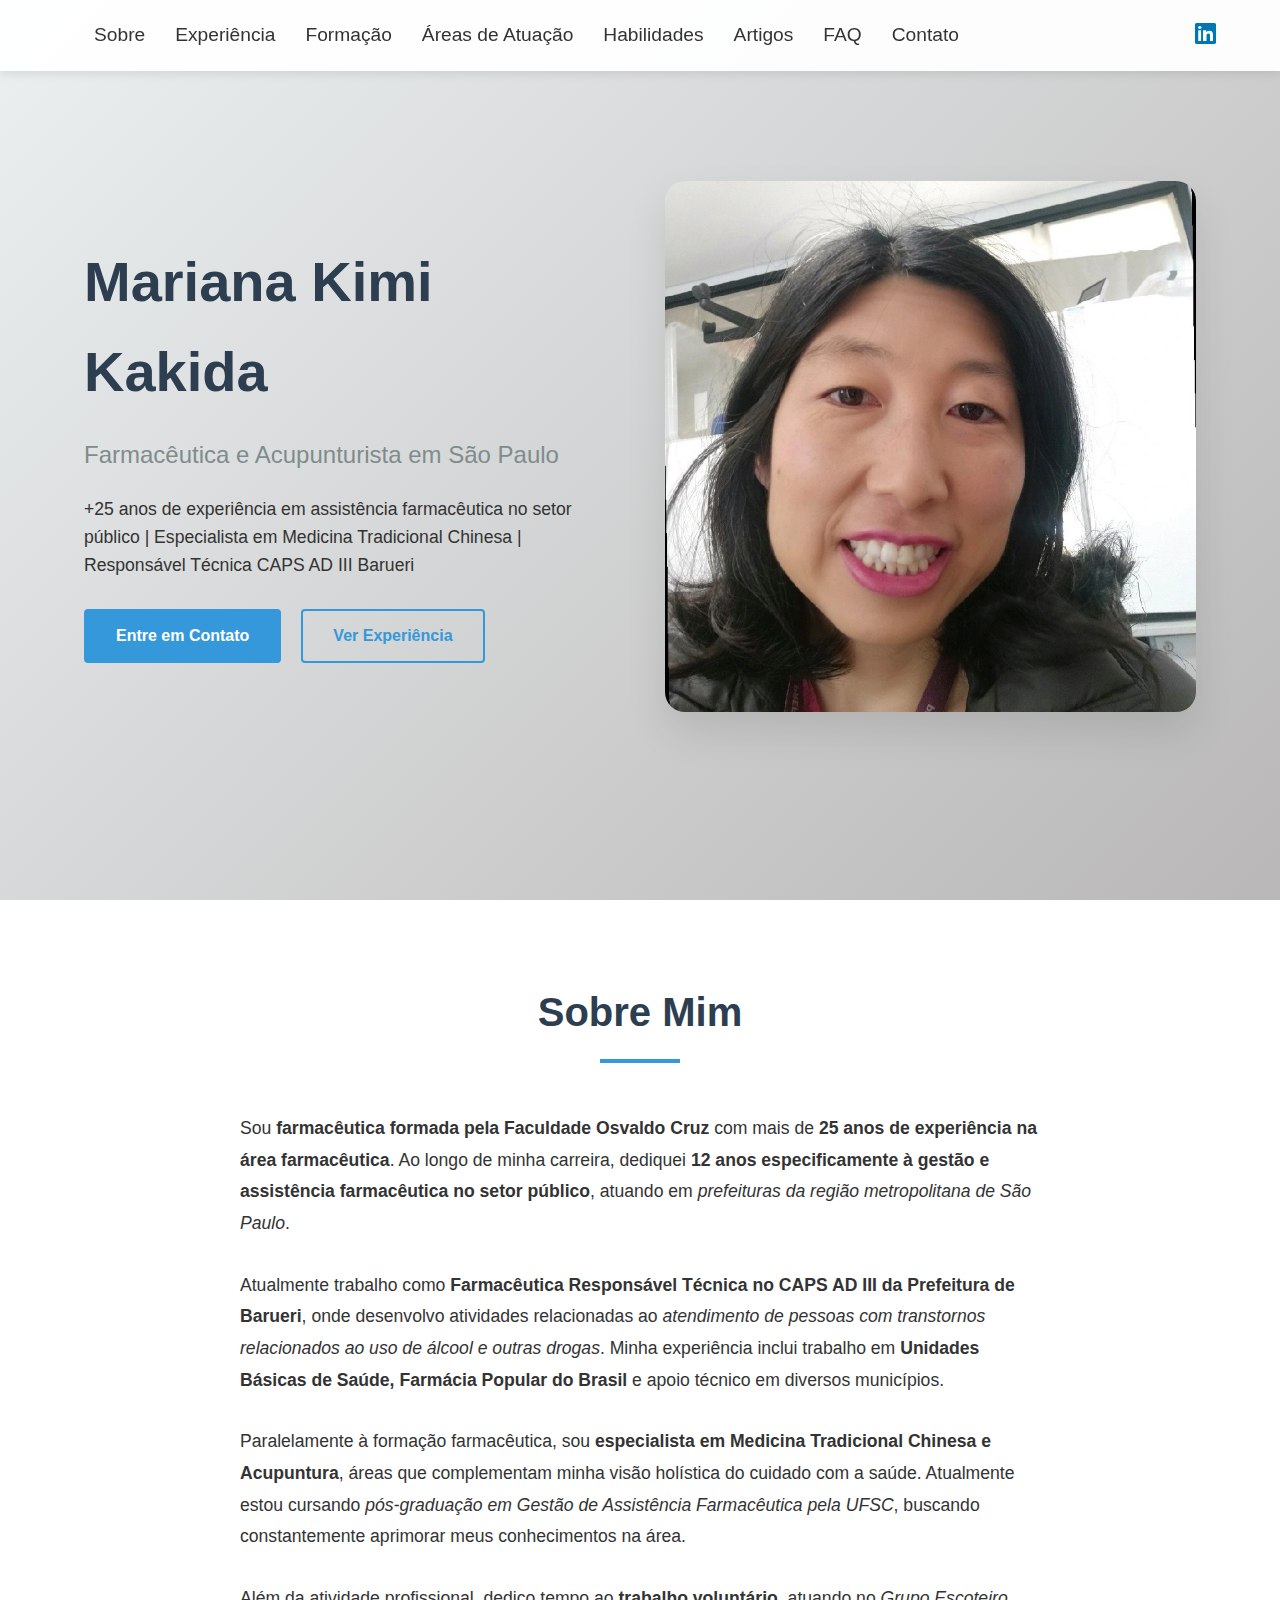
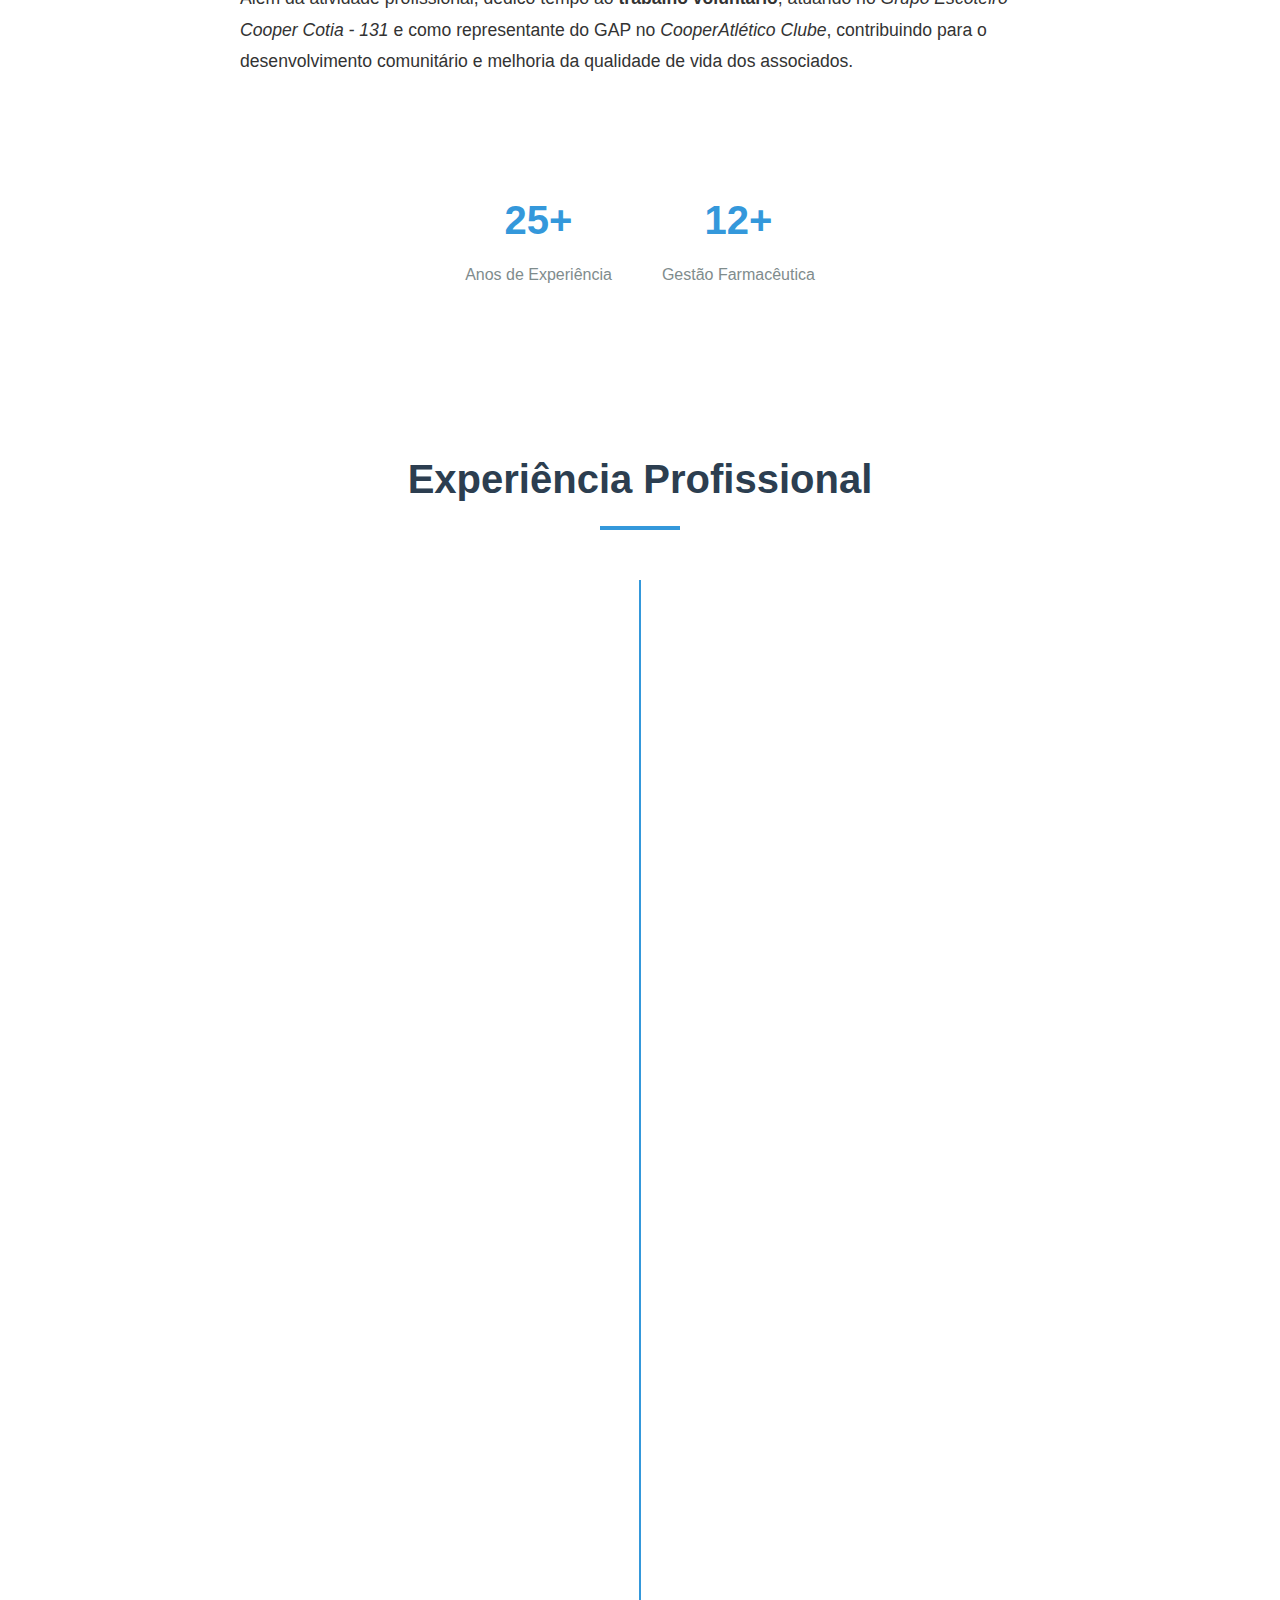
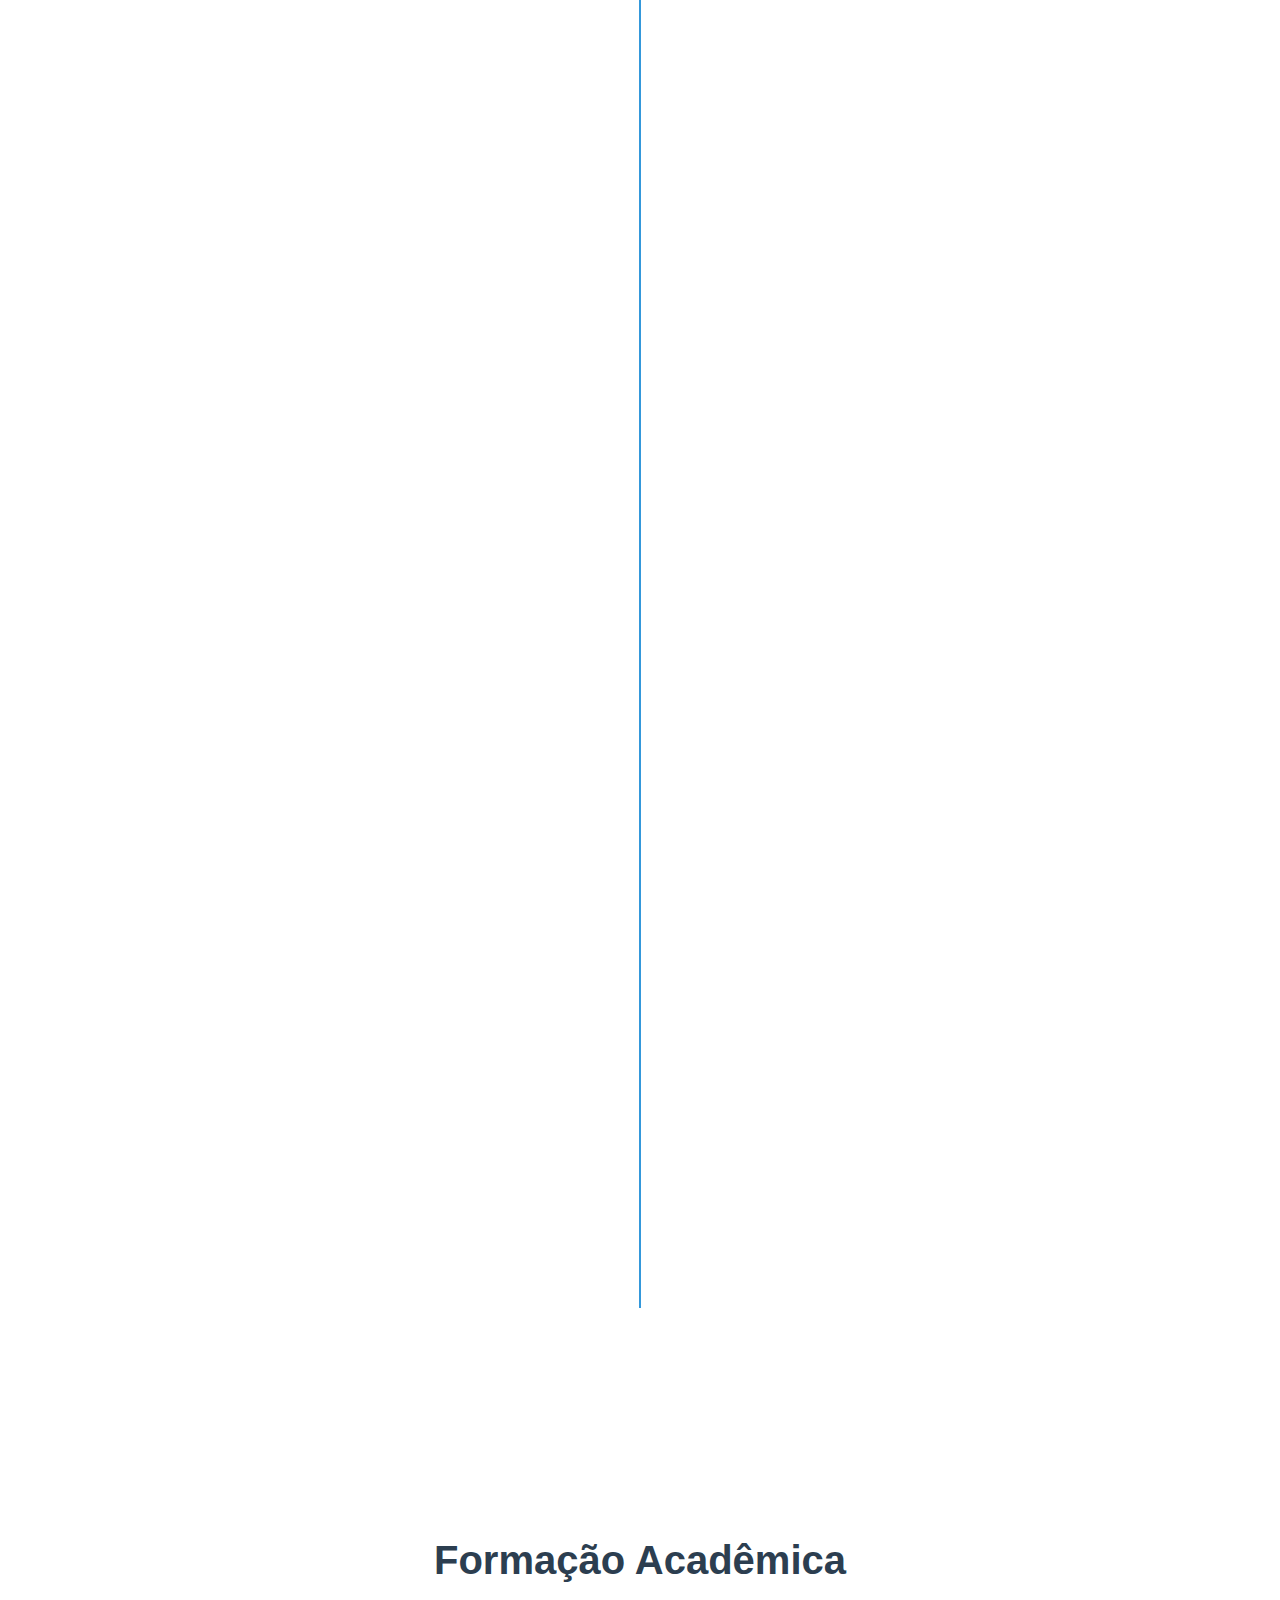
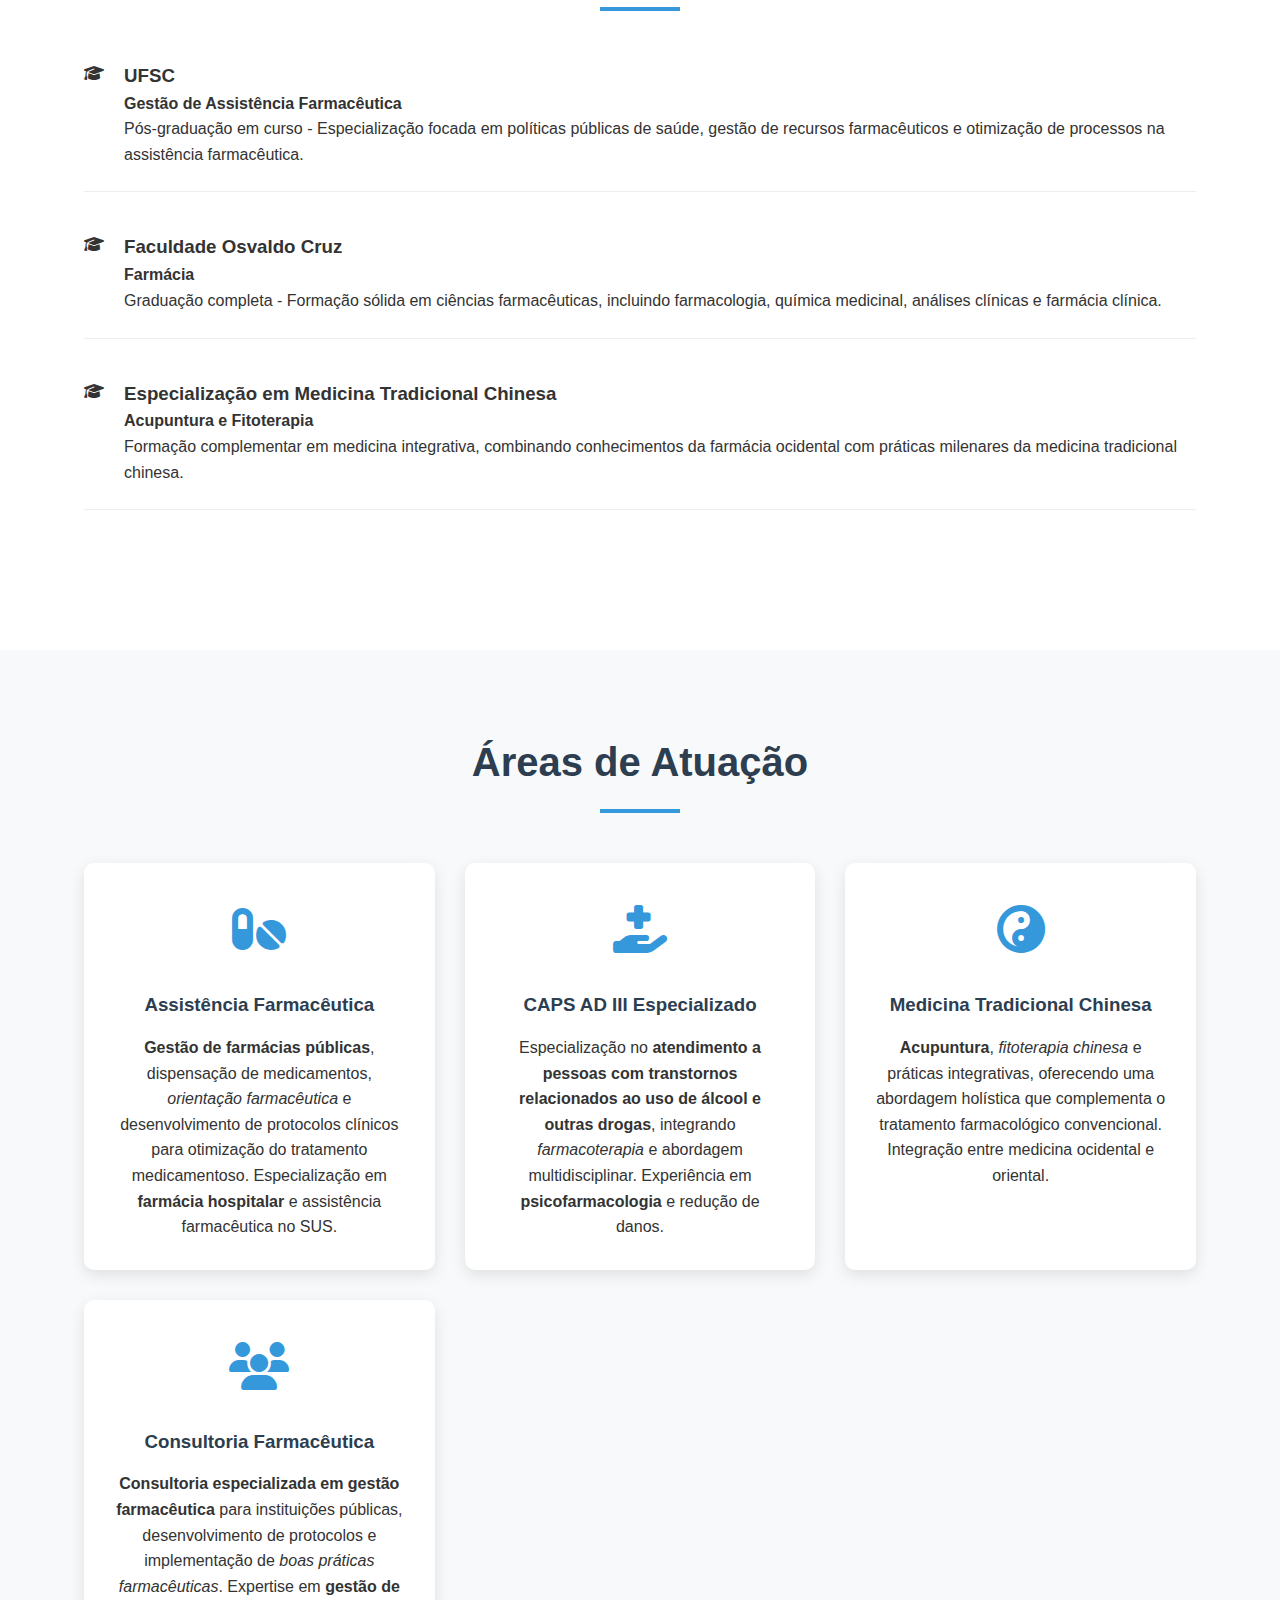
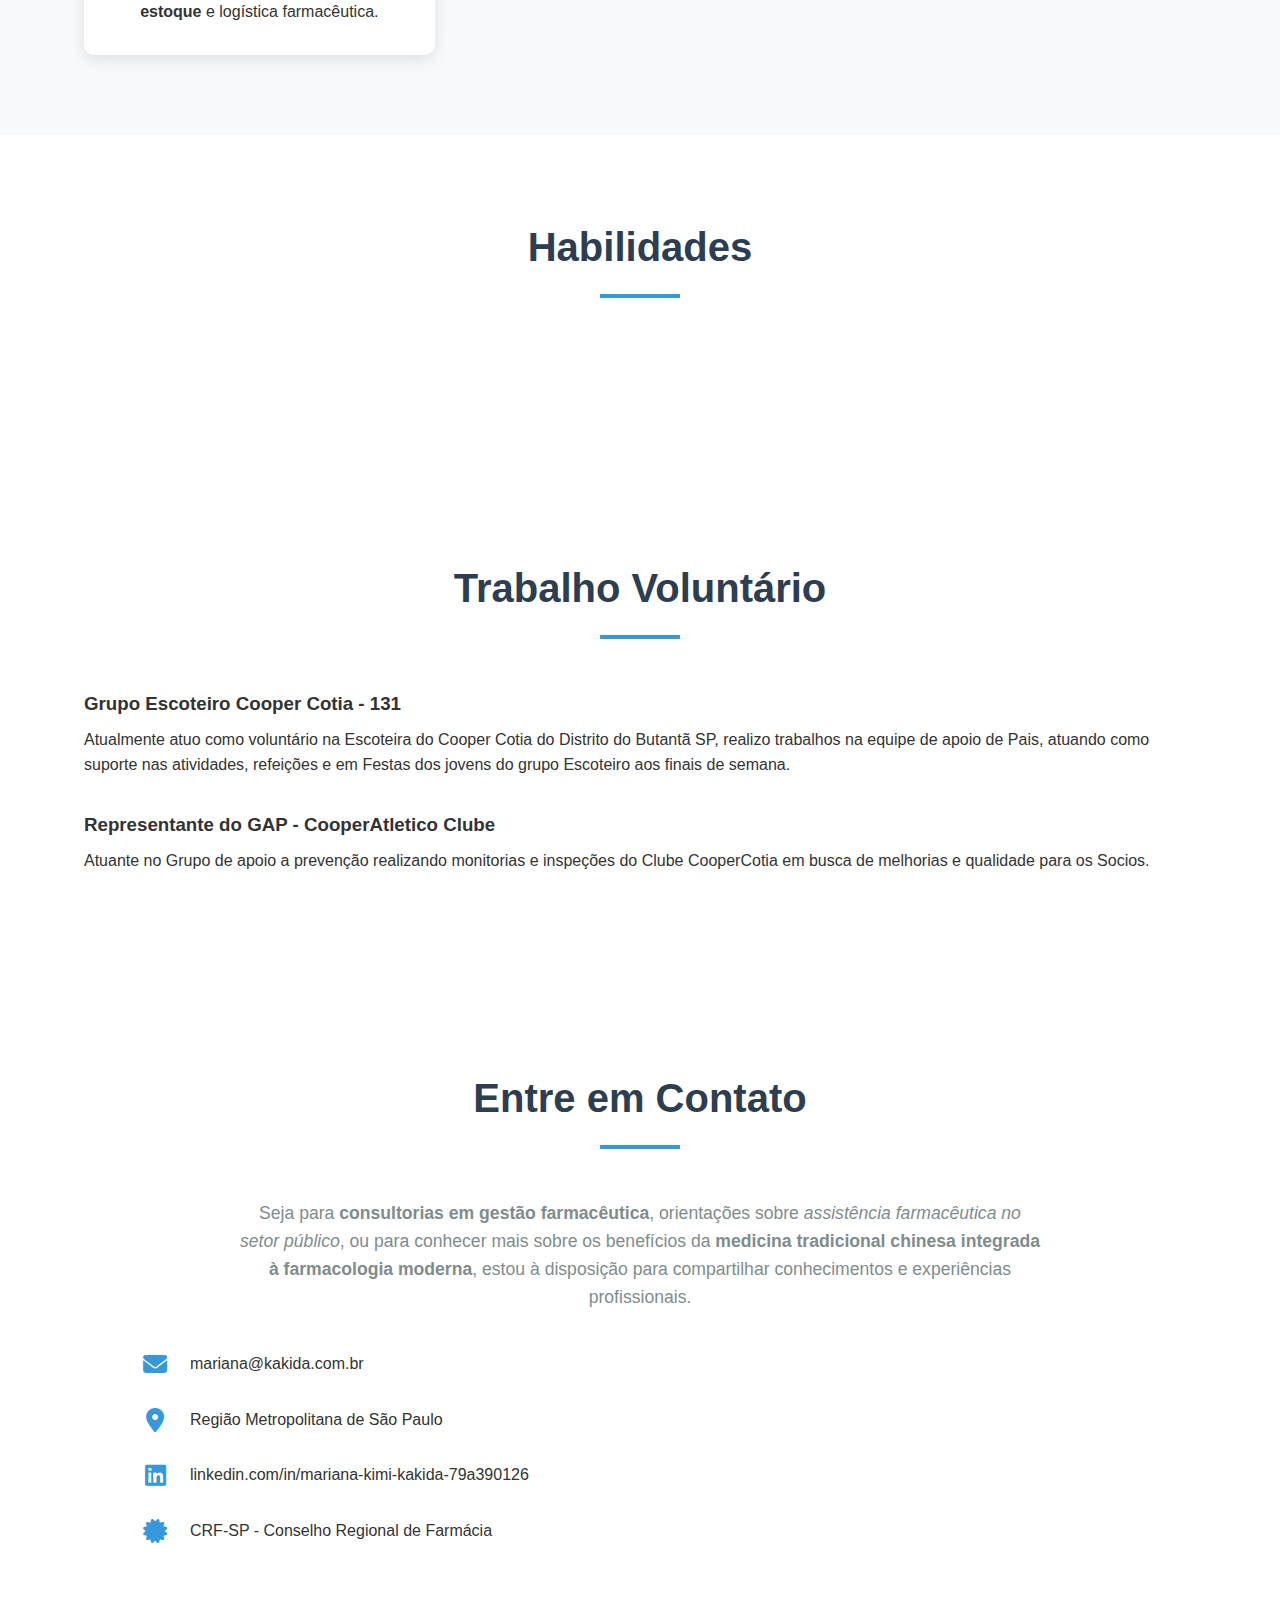
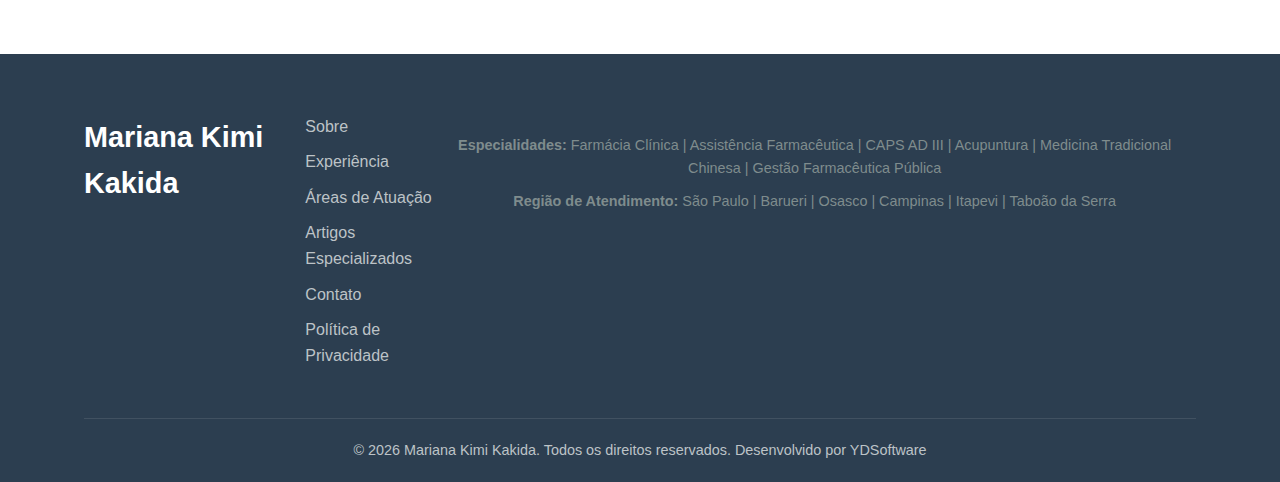
<file: index.html>
<!DOCTYPE html>
<script src="https://platform.linkedin.com/badges/js/profile.js" async defer type="text/javascript"></script>
<html lang="pt-BR">
<head>
    <script async src="https://pagead2.googlesyndication.com/pagead/js/adsbygoogle.js?client=ca-pub-4789090074866563"
        crossorigin="anonymous"></script>
    <!-- Google tag (gtag.js) -->
    <script async src="https://www.googletagmanager.com/gtag/js?id=G-9KEHB4RNM0"></script>
    <script>
        window.dataLayer = window.dataLayer || [];
        function gtag(){dataLayer.push(arguments);}
        gtag('js', new Date());

        gtag('config', 'G-9KEHB4RNM0');
    </script>   
    <meta name="google-adsense-account" content="ca-pub-4789090074866563">
    <meta charset="UTF-8">
    <meta name="viewport" content="width=device-width, initial-scale=1.0">
    <title>Mariana Kimi Kakida - Farmacêutica - Acupunturista e especialista em Medicina Tradicional Chinesa</title>
    <meta name="description" content="Farmacêutica com mais de 25 anos de experiência, especialista em Medicina Tradicional Chinesa e Acupuntura. Atualmente RT no CAPS AD III Barueri, com especialização em Gestão de Assistência Farmacêutica pela UFSC.">
    <meta name="keywords" content="farmacêutica, assistência farmacêutica, CAPS AD III, acupuntura, medicina tradicional chinesa, gestão farmacêutica, farmácia clínica, Barueri, São Paulo, responsável técnico, farmácia pública">
    <meta name="author" content="Mariana Kimi Kakida">
    <meta property="og:title" content="Mariana Kimi Kakida - Farmacêutica e Acupunturista">
    <meta property="og:description" content="Farmacêutica com mais de 25 anos de experiência, especialista em Medicina Tradicional Chinesa e Acupuntura">
    <meta property="og:type" content="website">
    <meta name="robots" content="index, follow">
    <meta name="language" content="pt-BR">
    <meta name="geo.region" content="BR-SP">
    <meta name="geo.placename" content="São Paulo">
    <meta name="geo.position" content="-23.550520;-46.633309">
    <meta name="ICBM" content="-23.550520, -46.633309">
    
    <!-- Open Graph / Facebook -->
    <meta property="og:url" content="https://kakida.com.br/">
    <meta property="og:site_name" content="Mariana Kimi Kakida - Farmacêutica">
    <meta property="og:locale" content="pt_BR">
    <meta property="og:image" content="https://kakida.com.br/images/1697975686595.jpg">
    <meta property="og:image:width" content="1200">
    <meta property="og:image:height" content="630">
    <meta property="og:image:alt" content="Mariana Kimi Kakida - Farmacêutica e Acupunturista">

    <!-- Twitter Card -->
    <meta name="twitter:card" content="summary_large_image">
    <meta name="twitter:title" content="Mariana Kimi Kakida - Farmacêutica e Acupunturista">
    <meta name="twitter:description" content="Farmacêutica com mais de 25 anos de experiência, especialista em Medicina Tradicional Chinesa e Acupuntura">
    <meta name="twitter:image" content="https://kakida.com.br/images/1697975686595.jpg">

    <!-- Schema.org Structured Data -->
    <script type="application/ld+json">
    {
      "@context": "https://schema.org",
      "@type": "Person",
      "name": "Mariana Kimi Kakida",
      "jobTitle": "Farmacêutica",
      "description": "Farmacêutica com mais de 25 anos de experiência, especialista em Medicina Tradicional Chinesa e Acupuntura",
      "url": "https://kakida.com.br",
      "image": "https://kakida.com.br/images/1697975686595.jpg",
      "sameAs": [
        "https://www.linkedin.com/in/mariana-kimi-kakida-79a390126/"
      ],
      "worksFor": {
        "@type": "Organization",
        "name": "Prefeitura de Barueri"
      },
      "alumniOf": [
        {
          "@type": "CollegeOrUniversity",
          "name": "Faculdade Osvaldo Cruz"
        },
        {
          "@type": "CollegeOrUniversity", 
          "name": "UFSC"
        }
      ],
      "knowsAbout": [
        "Farmácia",
        "Assistência Farmacêutica",
        "Acupuntura",
        "Medicina Tradicional Chinesa",
        "CAPS AD III",
        "Gestão Farmacêutica"
      ],
      "address": {
        "@type": "PostalAddress",
        "addressRegion": "SP",
        "addressCountry": "BR",
        "addressLocality": "São Paulo"
      },
      "contactPoint": {
        "@type": "ContactPoint",
        "email": "mariana@kakida.com.br",
        "contactType": "professional"
      }
    }
    </script>

    <!-- Professional Service Schema -->
    <script type="application/ld+json">
    {
      "@context": "https://schema.org",
      "@type": "ProfessionalService",
      "name": "Mariana Kimi Kakida - Serviços Farmacêuticos",
      "description": "Consultoria em gestão farmacêutica, assistência farmacêutica no setor público e medicina tradicional chinesa",
      "provider": {
        "@type": "Person",
        "name": "Mariana Kimi Kakida"
      },
      "areaServed": {
        "@type": "State",
        "name": "São Paulo"
      },
      "serviceType": [
        "Assistência Farmacêutica",
        "Consultoria Farmacêutica", 
        "Acupuntura",
        "Medicina Tradicional Chinesa"
      ]
    }
    </script>
    
    <link rel="canonical" href="https://kakida.com.br/">
    <link rel="alternate" hreflang="pt-br" href="https://kakida.com.br/">
    <link rel="alternate" hreflang="x-default" href="https://kakida.com.br/">
    <link rel="stylesheet" href="css/style.css">
    <link rel="stylesheet" href="https://cdnjs.cloudflare.com/ajax/libs/font-awesome/6.4.0/css/all.min.css">
</head>
<body>
    <!-- Header -->
    <header class="header">
        <div class="container header-flex">
            <!-- Logo ou imagem opcional -->
            <!-- <a href="#" class="logo">AY</a> -->

            <nav class="navbar">
            <ul>
            <li><a href="#about">Sobre</a></li>
            <li><a href="#experience">Experiência</a></li>
            <li><a href="#education">Formação</a></li>
            <li><a href="#services">Áreas de Atuação</a></li>
            <li><a href="#skills">Habilidades</a></li>
            <li><a href="artigos.html">Artigos</a></li>
            <li><a href="faq.html">FAQ</a></li>
            <li><a href="#contact">Contato</a></li>
            </ul>
            </nav>
            <div class="header-icons" style="gap: 20px; display: flex; align-items: center;">
            <a href="https://www.linkedin.com/in/mariana-kimi-kakida-79a390126/" target="_blank" rel="noopener noreferrer" title="LinkedIn">
            <i class="fab fa-linkedin" style="color: #0077b5; font-size: 1.5rem;"></i>
            </a>
            <style>
            .header .navbar ul li a {
                font-size: 1.2rem;
                /* Ajuste conforme necessário para ficar proporcional ao ícone */
                font-weight: 500;
            }
            </style>
            </a>
            </div>
            <div class="mobile-menu">
            <i class="fas fa-bars"></i>
            </div>
        </div>
    </header>

    <!-- Breadcrumb Schema -->
    <script type="application/ld+json">
    {
      "@context": "https://schema.org",
      "@type": "BreadcrumbList",
      "itemListElement": [
        {
          "@type": "ListItem",
          "position": 1,
          "name": "Início",
          "item": "https://kakida.com.br/"
        }
      ]
    }
    </script>

    <!-- Hero Section -->
    <section class="hero">
        <div class="container">
            <div class="hero-content">
                <h1>Mariana Kimi Kakida</h1>
                <h2>Farmacêutica e Acupunturista em São Paulo</h2>
                <p>+25 anos de experiência em assistência farmacêutica no setor público | Especialista em Medicina Tradicional Chinesa | Responsável Técnica CAPS AD III Barueri</p>
                <div class="hero-cta">
                    <a href="#contact" class="btn btn-primary">Entre em Contato</a>
                    <a href="#experience" class="btn btn-outline">Ver Experiência</a>
                </div>
            </div>
            <div class="hero-image">
                <img src="images/1697975686595.jpg" alt="Mariana Kimi Kakida">
            </div>
        </div>
    </section>

    <!-- About Section -->
    <section id="about" class="section about">
        <div class="container">
            <h2 class="section-title">Sobre Mim</h2>
            <div class="about-content">
                <div class="about-text">
                    <p>Sou <strong>farmacêutica formada pela Faculdade Osvaldo Cruz</strong> com mais de <strong>25 anos de experiência na área farmacêutica</strong>. Ao longo de minha carreira, dediquei <strong>12 anos especificamente à gestão e assistência farmacêutica no setor público</strong>, atuando em <em>prefeituras da região metropolitana de São Paulo</em>.</p>
                    
                    <p>Atualmente trabalho como <strong>Farmacêutica Responsável Técnica no CAPS AD III da Prefeitura de Barueri</strong>, onde desenvolvo atividades relacionadas ao <em>atendimento de pessoas com transtornos relacionados ao uso de álcool e outras drogas</em>. Minha experiência inclui trabalho em <strong>Unidades Básicas de Saúde, Farmácia Popular do Brasil</strong> e apoio técnico em diversos municípios.</p>
                    
                    <p>Paralelamente à formação farmacêutica, sou <strong>especialista em Medicina Tradicional Chinesa e Acupuntura</strong>, áreas que complementam minha visão holística do cuidado com a saúde. Atualmente estou cursando <em>pós-graduação em Gestão de Assistência Farmacêutica pela UFSC</em>, buscando constantemente aprimorar meus conhecimentos na área.</p>
                    
                    <p>Além da atividade profissional, dedico tempo ao <strong>trabalho voluntário</strong>, atuando no <em>Grupo Escoteiro Cooper Cotia - 131</em> e como representante do GAP no <em>CooperAtlético Clube</em>, contribuindo para o desenvolvimento comunitário e melhoria da qualidade de vida dos associados.</p>
                </div>
                
                <div class="about-stats">
                    <div class="stat-item">
                        <span class="stat-number">25+</span>
                        <span class="stat-text">Anos de Experiência</span>
                    </div>
                    <div class="stat-item">
                        <span class="stat-number">12+</span>
                        <span class="stat-text">Gestão Farmacêutica</span>
                    </div>
                    
                </div>
            </div>
        </div>
    </section>

    <!-- Experience Section -->
    <section id="experience" class="section experience">
        <div class="container">
            <h2 class="section-title">Experiência Profissional</h2>
            
            <div class="timeline">
                <div class="timeline-item">
                    <div class="timeline-date">2013 - Atual</div>
                    <div class="timeline-content">
                        <h3>Prefeitura de Barueri</h3>
                        <h4>Farmacêutica Responsável Técnica</h4>
                       <p><strong>Farmacêutica RT CAPS AD III</strong> - Centro de Atenção Psicossocial Álcool e Drogas. Responsável pela <em>gestão farmacêutica</em>, dispensação de medicamentos psicotrópicos e desenvolvimento de protocolos terapêuticos para usuários em tratamento.</p>
                    </div>
                </div>
                
                <div class="timeline-item">
                    <div class="timeline-date">2014 - 2017</div>
                    <div class="timeline-content">
                        <h3>Prefeitura de Osasco</h3>
                        <h4>Farmacêutica Responsável Técnica</h4>
                        <p>Atuação como <strong>RT na Farmácia Popular do Brasil</strong> e <em>Unidades Básicas de Saúde</em>. Responsável pela gestão de estoque, dispensação de medicamentos e orientação farmacêutica à população.</p>
                    </div>
                </div>
                
                <div class="timeline-item">
                    <div class="timeline-date">2012 - 2013</div>
                    <div class="timeline-content">
                        <h3>Prefeitura de Campinas</h3>
                        <h4>Farmacêutica - Apoio Técnico</h4>
                        <p><strong>Apoio Técnico de Unidades Básicas de Saúde do Distrito Sul</strong> - Supervisão técnica, implementação de protocolos farmacêuticos e capacitação de equipes multidisciplinares.</p>
                    </div>
                </div>
                <div class="timeline-item">
                    <div class="timeline-date">2010 - 2012</div>
                    <div class="timeline-content">
                        <h3>Prefeitura de Itapevi</h3>
                        <h4>Farmacêutica Responsável Técnica</h4>
                        <p><strong>Responsável técnica pela farmácia municipal</strong>, garantindo a qualidade e dispensação adequada de medicamentos para a população local. Gestão de <em>logística farmacêutica</em> e controle de qualidade.</p>
                    </div>
                </div>

                <div class="timeline-item">
                    <div class="timeline-date">2009 - 2012</div>
                    <div class="timeline-content">
                        <h3>Prefeitura de Taboão da Serra</h3>
                         <h4>Farmacêutica Municipal</h4>
                        <p>Atuação em <strong>farmácia municipal</strong> com foco no atendimento à comunidade e <em>gestão de estoque de medicamentos essenciais</em>. Desenvolvimento de ações de educação em saúde.</p>
                    </div>
                </div>
                <div class="timeline-item">
                    <div class="timeline-date">2005 - 2008</div>
                    <div class="timeline-content">
                        <h3>Drogasil</h3>
                        <h4>Farmacêutica</h4>
                        <p>Experiência no <strong>setor privado</strong> com atendimento ao público, <em>orientação farmacêutica</em> e gestão de farmácia comercial. Desenvolvimento de habilidades em atendimento farmacêutico e vendas.</p>
                    </div>
                
                <!-- Adicione outras experiências conforme seu LinkedIn -->
            </div>
        </div>
    </section>

    <!-- Education Section -->
    <section id="education" class="section education" style="margin-top: 60px; margin-bottom: 60px;">
        <div class="container">
            <h2 class="section-title">Formação Acadêmica</h2>
            <div class="education-grid" style="display: flex; flex-direction: column; gap: 40px;">
                <div class="education-item" style="display: flex; align-items: flex-start; gap: 20px; padding-bottom: 24px; border-bottom: 1px solid #eee;">
                    <div class="education-icon">
                        <i class="fas fa-graduation-cap"></i>
                    </div>
                    <div>
                        <h3>UFSC</h3>
                        <h4>Gestão de Assistência Farmacêutica</h4>
                        <p>Pós-graduação em curso - Especialização focada em políticas públicas de saúde, gestão de recursos farmacêuticos e otimização de processos na assistência farmacêutica.</p>
                    </div>
                </div>
                <div class="education-item" style="display: flex; align-items: flex-start; gap: 20px; padding-bottom: 24px; border-bottom: 1px solid #eee;">
                    <div class="education-icon">
                        <i class="fas fa-graduation-cap"></i>
                    </div>
                    <div>
                        <h3>Faculdade Osvaldo Cruz</h3>
                        <h4>Farmácia</h4>
                        <p>Graduação completa - Formação sólida em ciências farmacêuticas, incluindo farmacologia, química medicinal, análises clínicas e farmácia clínica.</p>
                    </div>
                </div>
                <div class="education-item" style="display: flex; align-items: flex-start; gap: 20px; padding-bottom: 24px; border-bottom: 1px solid #eee;">
                    <div class="education-icon">
                        <i class="fas fa-graduation-cap"></i>
                    </div>
                    <div>
                        <h3>Especialização em Medicina Tradicional Chinesa</h3>
                        <h4>Acupuntura e Fitoterapia</h4>
                        <p>Formação complementar em medicina integrativa, combinando conhecimentos da farmácia ocidental com práticas milenares da medicina tradicional chinesa.</p>
                    </div>
                </div>
               
                <!-- Adicione outras formações -->
            </div>
        </div>
    </section>

    <!-- Services Section -->
    <section id="services" class="section services" style="background-color: #f8f9fa;">
        <div class="container">
            <h2 class="section-title">Áreas de Atuação</h2>
            <div class="services-grid" style="display: grid; grid-template-columns: repeat(auto-fit, minmax(300px, 1fr)); gap: 30px; margin-top: 50px;">
                
                <div class="service-item" style="background: white; padding: 30px; border-radius: 10px; box-shadow: 0 5px 15px rgba(0,0,0,0.1); text-align: center;">
                    <div style="color: #3498db; font-size: 3rem; margin-bottom: 20px;">
                        <i class="fas fa-pills"></i>
                    </div>
                    <h3 style="margin-bottom: 15px; color: #2c3e50;">Assistência Farmacêutica</h3>
                    <p><strong>Gestão de farmácias públicas</strong>, dispensação de medicamentos, <em>orientação farmacêutica</em> e desenvolvimento de protocolos clínicos para otimização do tratamento medicamentoso. Especialização em <strong>farmácia hospitalar</strong> e assistência farmacêutica no SUS.</p>
                </div>

                <div class="service-item" style="background: white; padding: 30px; border-radius: 10px; box-shadow: 0 5px 15px rgba(0,0,0,0.1); text-align: center;">
                    <div style="color: #3498db; font-size: 3rem; margin-bottom: 20px;">
                        <i class="fas fa-hand-holding-medical"></i>
                    </div>
                    <h3 style="margin-bottom: 15px; color: #2c3e50;">CAPS AD III Especializado</h3>
                    <p>Especialização no <strong>atendimento a pessoas com transtornos relacionados ao uso de álcool e outras drogas</strong>, integrando <em>farmacoterapia</em> e abordagem multidisciplinar. Experiência em <strong>psicofarmacologia</strong> e redução de danos.</p>
                </div>

                <div class="service-item" style="background: white; padding: 30px; border-radius: 10px; box-shadow: 0 5px 15px rgba(0,0,0,0.1); text-align: center;">
                    <div style="color: #3498db; font-size: 3rem; margin-bottom: 20px;">
                        <i class="fas fa-yin-yang"></i>
                    </div>
                    <h3 style="margin-bottom: 15px; color: #2c3e50;">Medicina Tradicional Chinesa</h3>
                    <p><strong>Acupuntura</strong>, <em>fitoterapia chinesa</em> e práticas integrativas, oferecendo uma abordagem holística que complementa o tratamento farmacológico convencional. Integração entre medicina ocidental e oriental.</p>
                </div>

                <div class="service-item" style="background: white; padding: 30px; border-radius: 10px; box-shadow: 0 5px 15px rgba(0,0,0,0.1); text-align: center;">
                    <div style="color: #3498db; font-size: 3rem; margin-bottom: 20px;">
                        <i class="fas fa-users"></i>
                    </div>
                    <h3 style="margin-bottom: 15px; color: #2c3e50;">Consultoria Farmacêutica</h3>
                    <p><strong>Consultoria especializada em gestão farmacêutica</strong> para instituições públicas, desenvolvimento de protocolos e implementação de <em>boas práticas farmacêuticas</em>. Expertise em <strong>gestão de estoque</strong> e logística farmacêutica.</p>
                </div>

            </div>
        </div>
    </section>

    <!-- Skills Section -->
    <section id="skills" class="section skills">
        <div class="container">
            <h2 class="section-title">Habilidades</h2>
            
            <div class="skills-grid">
                <div class="skill-item">
                    <h3>Gestão Farmacêutica</h3>
                    <div class="skill-bar">
                        <div class="skill-level" style="width: 90%"></div>
                    </div>
                </div>
                
                <div class="skill-item">
                    <h3>Medicina Chinesa</h3>
                    <div class="skill-bar">
                        <div class="skill-level" style="width: 90%"></div>
                    </div>
                </div>
                <div class="skill-item">
                    <h3>Acupuntura</h3>
                    <div class="skill-bar">
                        <div class="skill-level" style="width: 100%"></div>
                    </div>
                
                
                </div>
                
                <!-- Adicione outras habilidades -->
            </div>
        </div>
    </section>
                <!-- Adicione outras habilidades -->
            </div>
        </div>
    </section>


    





    <!-- Trabalho voluntário-->
    <section id="volunteer" class="section volunteer">
        <div class="container">
            <h2 class="section-title">Trabalho Voluntário</h2>
            <div class="volunteer-content" style="margin-bottom: 32px; display: flex; flex-direction: column; align-items: flex-start;">
                <h3 style="margin-bottom: 8px;">Grupo Escoteiro Cooper Cotia - 131</h3>
                <p style="margin-left: 0;">Atualmente atuo como voluntário na Escoteira do Cooper Cotia do Distrito do Butantã SP, realizo trabalhos na equipe de apoio de Pais, atuando como suporte nas atividades, refeições e em Festas dos jovens do grupo Escoteiro aos finais de semana.</p>
            </div>
            <div class="volunteer-content" style="margin-bottom: 32px; display: flex; flex-direction: column; align-items: flex-start;">
                <h3 style="margin-bottom: 8px;">Representante do GAP - CooperAtletico Clube</h3>
                <p style="margin-left: 0;">Atuante no Grupo de apoio a prevenção realizando monitorias e inspeções do Clube CooperCotia em busca de melhorias e qualidade para os Socios.</p>
            </div>
        </div>
    </section>
       
    <!-- Contact Section -->
    <section id="contact" class="section contact">
        <div class="container">
            <h2 class="section-title">Entre em Contato</h2>
            
            <div style="max-width: 800px; margin: 0 auto; text-align: center; margin-bottom: 40px;">
                <p style="font-size: 1.1rem; line-height: 1.6; color: #7f8c8d;">
                    Seja para <strong>consultorias em gestão farmacêutica</strong>, orientações sobre <em>assistência farmacêutica no setor público</em>, 
                    ou para conhecer mais sobre os benefícios da <strong>medicina tradicional chinesa integrada à farmacologia moderna</strong>, 
                    estou à disposição para compartilhar conhecimentos e experiências profissionais.
                </p>
            </div>
            
            <div class="contact-content">
                <div class="contact-info">
                    <div class="info-item">
                        <i class="fas fa-envelope"></i>
                        <span>mariana@kakida.com.br</span>

                    </div>
                    <div class="info-item">
                        <i class="fas fa-map-marker-alt"></i>
                        <span>Região Metropolitana de São Paulo</span>
                    </div>
                    
                    <div class="info-item">
                        <i class="fab fa-linkedin"></i>
                        <span>linkedin.com/in/mariana-kimi-kakida-79a390126</span>
                    </div>

                    <div class="info-item">
                        <i class="fas fa-certificate"></i>
                        <span>CRF-SP - Conselho Regional de Farmácia</span>
                    </div>
                </div>
                 <!--  <div class="badge-base LI-profile-badge" data-locale="pt_BR" data-size="medium" data-theme="light" data-type="VERTICAL" data-vanity="alexyamamoto" data-version="v1"><a class="badge-base__link LI-simple-link" href="https://br.linkedin.com/in/alexyamamoto?trk=profile-badge">Alexandre Satochi Y.</a></div>
                  <div data-iframe-width="150" data-iframe-height="270" data-share-badge-id="5cfb49d8-bf1d-4a6d-a2de-8bdbadab1562" data-share-badge-host="https://www.credly.com"></div><script type="text/javascript" async src="//cdn.credly.com/assets/utilities/embed.js"></script>
                  <div data-iframe-width="150" data-iframe-height="270" data-share-badge-id="eee3b60f-201a-4be2-95d3-e39e51d60016" data-share-badge-host="https://www.credly.com"></div><script type="text/javascript" async src="//cdn.credly.com/assets/utilities/embed.js"></script>
            -->
                  <!--
                <form class="contact-form">
                    <div class="form-group">
                        <input type="text" placeholder="Seu Nome" required>
                    </div>
                    <div class="form-group">
                        <input type="email" placeholder="Seu E-mail" required>
                    </div>
                    <div class="form-group">
                        <textarea placeholder="Sua Mensagem" required></textarea>
                    </div>
                    <button type="submit" class="btn btn-primary">Enviar Mensagem</button>
                </form>
            </div>
        </div>-->
    </section>

    <!-- Footer -->
    <footer class="footer">
        <div class="container">
            <div class="footer-content">
                <div class="footer-logo">
                    <a href="#">Mariana Kimi Kakida</a>
                </div>
                <div class="footer-links">
                    <ul>
                        <li><a href="#about">Sobre</a></li>
                        <li><a href="#experience">Experiência</a></li>
                        <li><a href="#services">Áreas de Atuação</a></li>
                        <li><a href="artigos.html">Artigos Especializados</a></li>
                        <li><a href="#contact">Contato</a></li>
                        <li><a href="politica-privacidade.html">Política de Privacidade</a></li>
                    </ul>
                </div>
                
                <div style="margin-top: 20px; text-align: center;">
                    <p style="color: #7f8c8d; font-size: 0.9rem; margin-bottom: 10px;">
                        <strong>Especialidades:</strong> Farmácia Clínica | Assistência Farmacêutica | CAPS AD III | Acupuntura | Medicina Tradicional Chinesa | Gestão Farmacêutica Pública
                    </p>
                    <p style="color: #7f8c8d; font-size: 0.9rem;">
                        <strong>Região de Atendimento:</strong> São Paulo | Barueri | Osasco | Campinas | Itapevi | Taboão da Serra
                    </p>
                </div>
                
            </div>
            <div class="footer-copyright">
                <p>&copy; <span id="year"></span> Mariana Kimi Kakida. Todos os direitos reservados. Desenvolvido por YDSoftware</p>
            </div>
        </div>
    </footer>

    <script src="js/script.js"></script>
    
    <!-- Cookie Consent Modal -->
    <div id="privacyModal" style="display: none; position: fixed; top: 0; left: 0; width: 100%; height: 100%; background: rgba(0,0,0,0.5); z-index: 10000;">
        <div style="position: absolute; top: 50%; left: 50%; transform: translate(-50%, -50%); background: white; padding: 30px; border-radius: 10px; max-width: 500px; text-align: center;">
            <h3 style="margin-bottom: 15px;">Política de Cookies</h3>
            <p style="margin-bottom: 20px; font-size: 14px; line-height: 1.5;">
                Este site utiliza cookies e tecnologias similares para melhorar sua experiência de navegação e para fins de análise. 
                Também utilizamos o Google AdSense para exibir anúncios personalizados.
            </p>
            <div style="display: flex; gap: 10px; justify-content: center;">
                <button id="acceptPrivacy" style="background: #3498db; color: white; border: none; padding: 10px 20px; border-radius: 5px; cursor: pointer;">Aceitar</button>
                <button id="rejectPrivacy" style="background: #95a5a6; color: white; border: none; padding: 10px 20px; border-radius: 5px; cursor: pointer;">Recusar</button>
            </div>
            <p style="margin-top: 15px; font-size: 12px;">
                <a href="politica-privacidade.html" style="color: #3498db; text-decoration: none;">Leia nossa Política de Privacidade completa</a>
            </p>
        </div>
    </div>
    
    <script>
// Verifica se o usuário já fez uma escolha
if (!localStorage.getItem('privacyAccepted')) {
  // Mostra o pop-up após 2 segundos
  setTimeout(() => {
    document.getElementById('privacyModal').style.display = 'block';
  }, 2000);
}

// Configura os botões
document.getElementById('acceptPrivacy').addEventListener('click', function() {
  localStorage.setItem('privacyAccepted', 'true');
  document.getElementById('privacyModal').style.display = 'none';
  // Aqui você pode carregar cookies/tracking se necessário
});

document.getElementById('rejectPrivacy').addEventListener('click', function() {
  localStorage.setItem('privacyAccepted', 'false');
  document.getElementById('privacyModal').style.display = 'none';
  // Aqui você pode bloquear cookies/tracking se necessário
});

// Opcional: Link para página de política completa
document.querySelectorAll('.show-privacy').forEach(link => {
  link.addEventListener('click', function(e) {
    e.preventDefault();
    document.getElementById('privacyModal').style.display = 'block';
  });
});
</script>
</body>
</html>
</file>
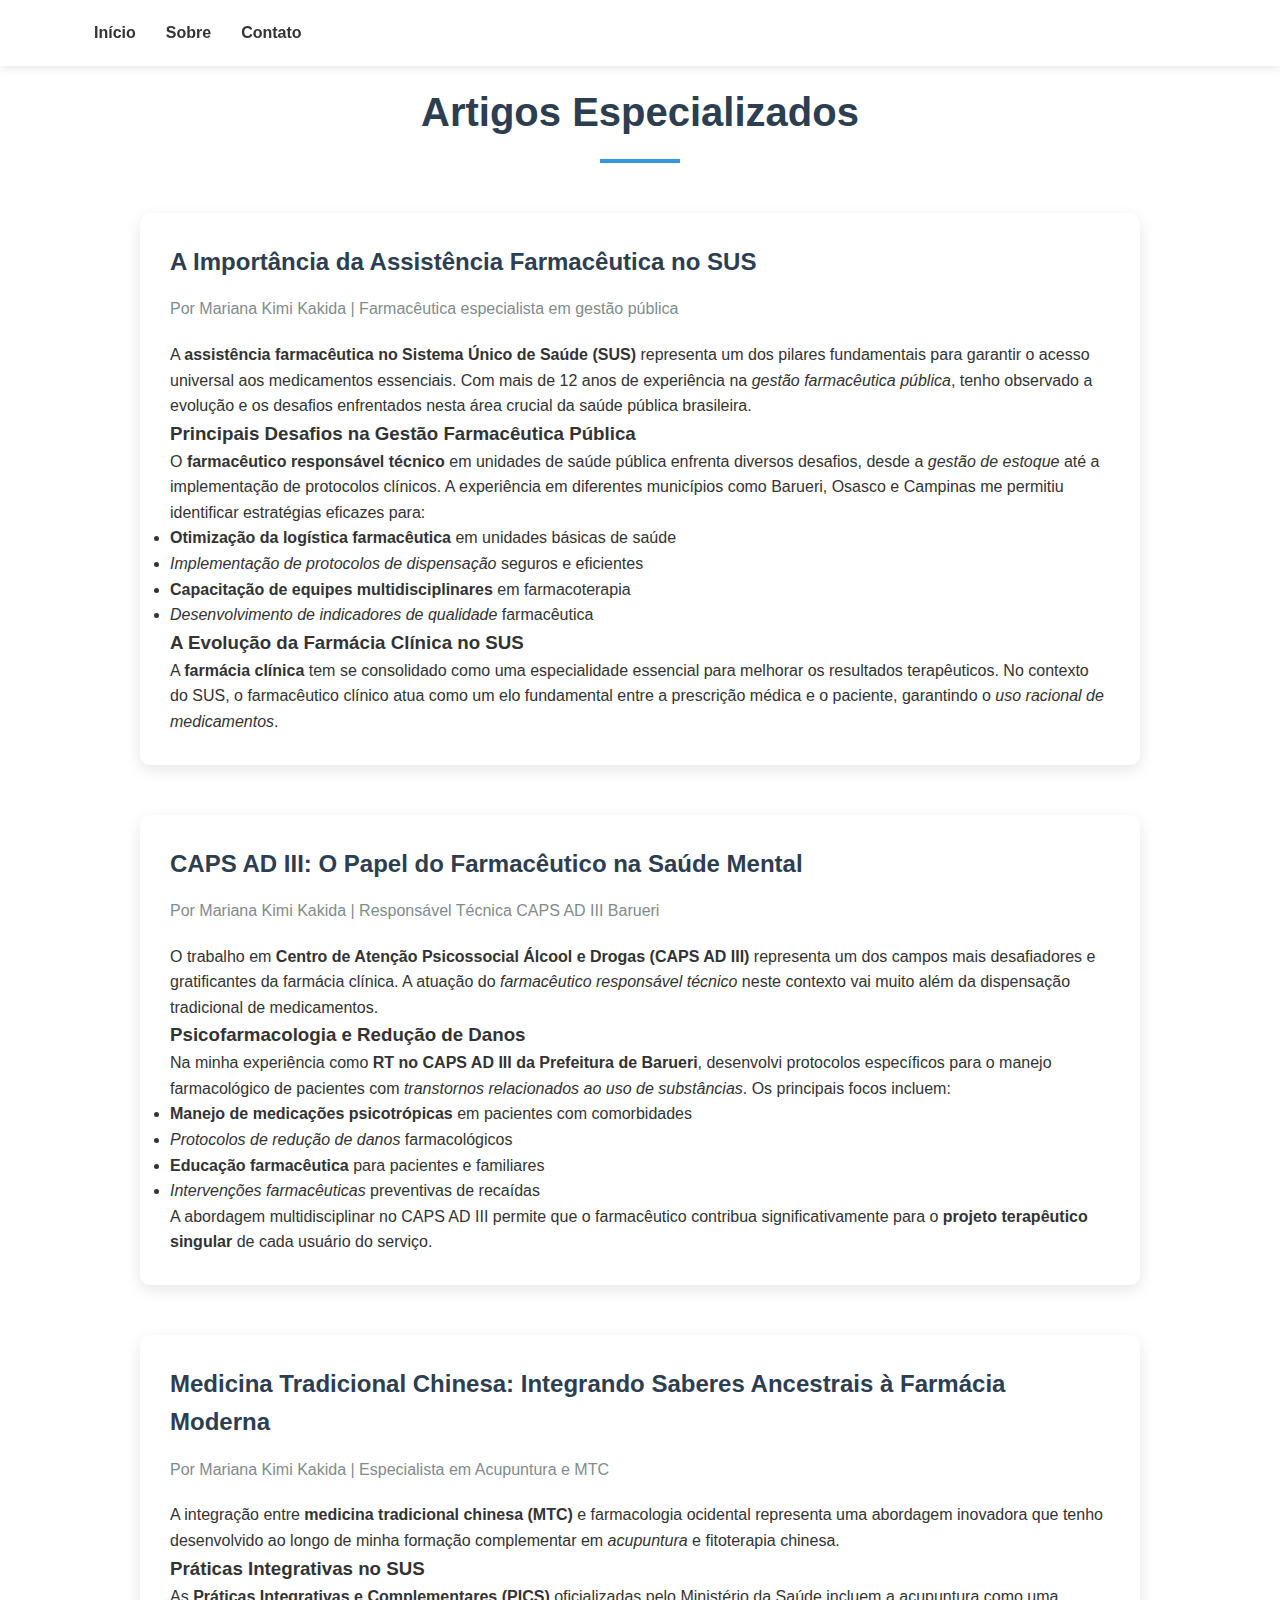
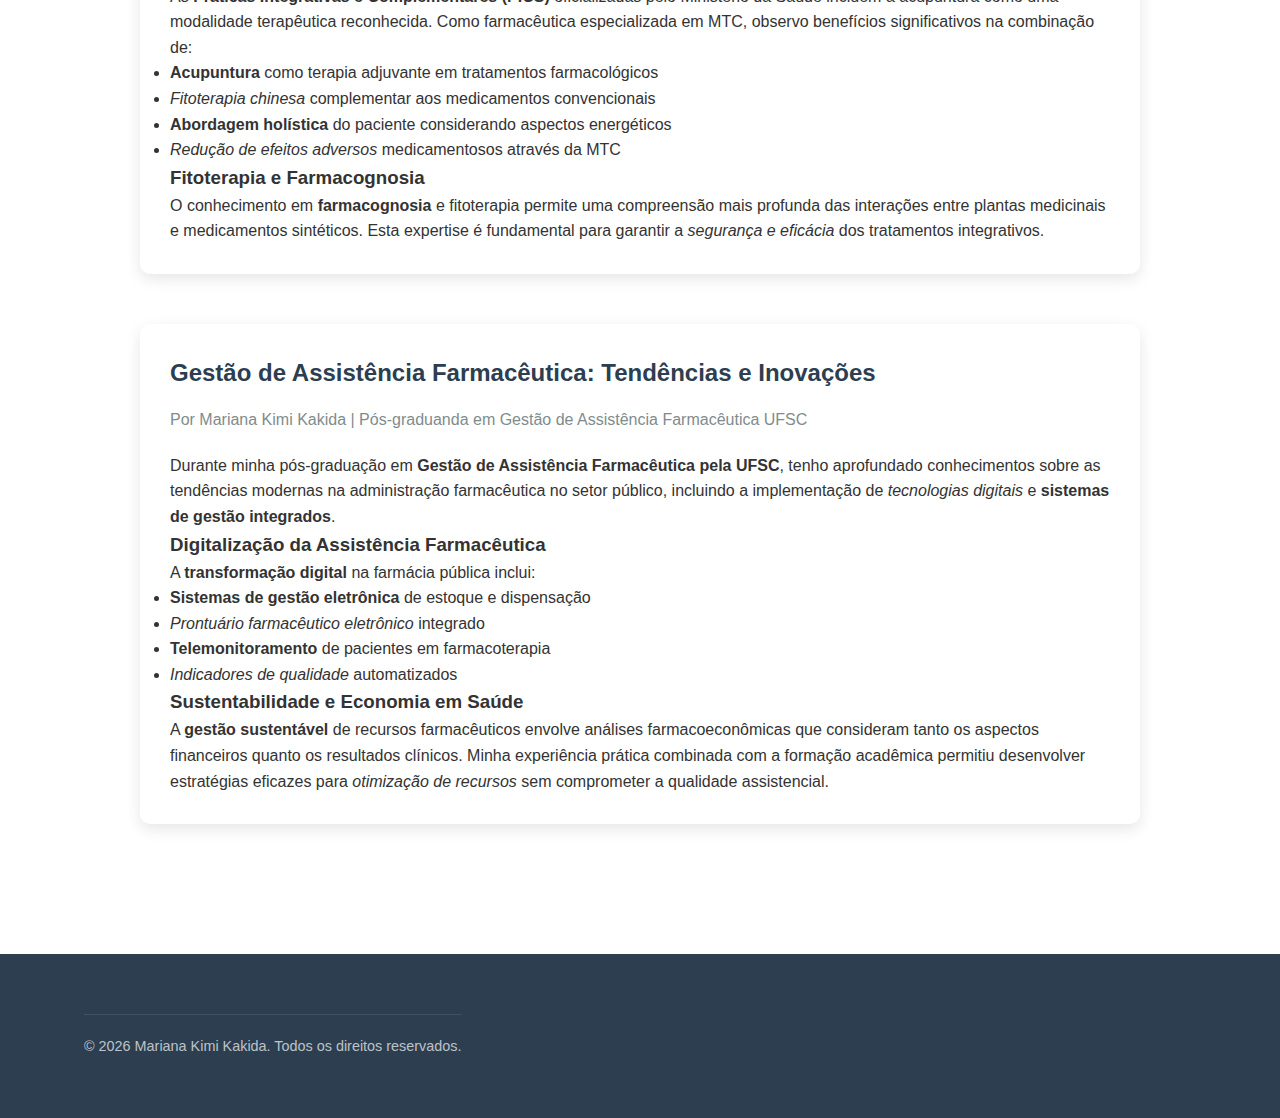
<file: artigos.html>
<!DOCTYPE html>
<html lang="pt-BR">
<head>
    <meta charset="UTF-8">
    <meta name="viewport" content="width=device-width, initial-scale=1.0">
    <title>Artigos sobre Assistência Farmacêutica e Medicina Chinesa - Mariana Kimi Kakida</title>
    <meta name="description" content="Artigos especializados sobre assistência farmacêutica no SUS, CAPS AD III, acupuntura e medicina tradicional chinesa por Mariana Kimi Kakida">
    <meta name="keywords" content="assistência farmacêutica, SUS, CAPS AD III, acupuntura, medicina tradicional chinesa, farmácia clínica, gestão farmacêutica">
    <link rel="stylesheet" href="css/style.css">
    <link rel="canonical" href="https://kakida.com.br/artigos.html">
</head>
<body>
    <header class="header">
        <div class="container header-flex">
            <nav class="navbar">
                <ul>
                    <li><a href="index.html">Início</a></li>
                    <li><a href="index.html#about">Sobre</a></li>
                    <li><a href="index.html#contact">Contato</a></li>
                </ul>
            </nav>
        </div>
    </header>

    <section class="section">
        <div class="container">
            <h1 class="section-title">Artigos Especializados</h1>
            
            <div style="max-width: 1000px; margin: 0 auto;">
                
                <article style="margin-bottom: 50px; padding: 30px; background: white; border-radius: 10px; box-shadow: 0 5px 15px rgba(0,0,0,0.1);">
                    <h2 style="color: #2c3e50; margin-bottom: 15px;">A Importância da Assistência Farmacêutica no SUS</h2>
                    <p style="color: #7f8c8d; margin-bottom: 20px;">Por Mariana Kimi Kakida | Farmacêutica especialista em gestão pública</p>
                    
                    <p>A <strong>assistência farmacêutica no Sistema Único de Saúde (SUS)</strong> representa um dos pilares fundamentais para garantir o acesso universal aos medicamentos essenciais. Com mais de 12 anos de experiência na <em>gestão farmacêutica pública</em>, tenho observado a evolução e os desafios enfrentados nesta área crucial da saúde pública brasileira.</p>
                    
                    <h3>Principais Desafios na Gestão Farmacêutica Pública</h3>
                    <p>O <strong>farmacêutico responsável técnico</strong> em unidades de saúde pública enfrenta diversos desafios, desde a <em>gestão de estoque</em> até a implementação de protocolos clínicos. A experiência em diferentes municípios como Barueri, Osasco e Campinas me permitiu identificar estratégias eficazes para:</p>
                    
                    <ul>
                        <li><strong>Otimização da logística farmacêutica</strong> em unidades básicas de saúde</li>
                        <li><em>Implementação de protocolos de dispensação</em> seguros e eficientes</li>
                        <li><strong>Capacitação de equipes multidisciplinares</strong> em farmacoterapia</li>
                        <li><em>Desenvolvimento de indicadores de qualidade</em> farmacêutica</li>
                    </ul>
                    
                    <h3>A Evolução da Farmácia Clínica no SUS</h3>
                    <p>A <strong>farmácia clínica</strong> tem se consolidado como uma especialidade essencial para melhorar os resultados terapêuticos. No contexto do SUS, o farmacêutico clínico atua como um elo fundamental entre a prescrição médica e o paciente, garantindo o <em>uso racional de medicamentos</em>.</p>
                </article>

                <article style="margin-bottom: 50px; padding: 30px; background: white; border-radius: 10px; box-shadow: 0 5px 15px rgba(0,0,0,0.1);">
                    <h2 style="color: #2c3e50; margin-bottom: 15px;">CAPS AD III: O Papel do Farmacêutico na Saúde Mental</h2>
                    <p style="color: #7f8c8d; margin-bottom: 20px;">Por Mariana Kimi Kakida | Responsável Técnica CAPS AD III Barueri</p>
                    
                    <p>O trabalho em <strong>Centro de Atenção Psicossocial Álcool e Drogas (CAPS AD III)</strong> representa um dos campos mais desafiadores e gratificantes da farmácia clínica. A atuação do <em>farmacêutico responsável técnico</em> neste contexto vai muito além da dispensação tradicional de medicamentos.</p>
                    
                    <h3>Psicofarmacologia e Redução de Danos</h3>
                    <p>Na minha experiência como <strong>RT no CAPS AD III da Prefeitura de Barueri</strong>, desenvolvi protocolos específicos para o manejo farmacológico de pacientes com <em>transtornos relacionados ao uso de substâncias</em>. Os principais focos incluem:</p>
                    
                    <ul>
                        <li><strong>Manejo de medicações psicotrópicas</strong> em pacientes com comorbidades</li>
                        <li><em>Protocolos de redução de danos</em> farmacológicos</li>
                        <li><strong>Educação farmacêutica</strong> para pacientes e familiares</li>
                        <li><em>Intervenções farmacêuticas</em> preventivas de recaídas</li>
                    </ul>
                    
                    <p>A abordagem multidisciplinar no CAPS AD III permite que o farmacêutico contribua significativamente para o <strong>projeto terapêutico singular</strong> de cada usuário do serviço.</p>
                </article>

                <article style="margin-bottom: 50px; padding: 30px; background: white; border-radius: 10px; box-shadow: 0 5px 15px rgba(0,0,0,0.1);">
                    <h2 style="color: #2c3e50; margin-bottom: 15px;">Medicina Tradicional Chinesa: Integrando Saberes Ancestrais à Farmácia Moderna</h2>
                    <p style="color: #7f8c8d; margin-bottom: 20px;">Por Mariana Kimi Kakida | Especialista em Acupuntura e MTC</p>
                    
                    <p>A integração entre <strong>medicina tradicional chinesa (MTC)</strong> e farmacologia ocidental representa uma abordagem inovadora que tenho desenvolvido ao longo de minha formação complementar em <em>acupuntura</em> e fitoterapia chinesa.</p>
                    
                    <h3>Práticas Integrativas no SUS</h3>
                    <p>As <strong>Práticas Integrativas e Complementares (PICS)</strong> oficializadas pelo Ministério da Saúde incluem a acupuntura como uma modalidade terapêutica reconhecida. Como farmacêutica especializada em MTC, observo benefícios significativos na combinação de:</p>
                    
                    <ul>
                        <li><strong>Acupuntura</strong> como terapia adjuvante em tratamentos farmacológicos</li>
                        <li><em>Fitoterapia chinesa</em> complementar aos medicamentos convencionais</li>
                        <li><strong>Abordagem holística</strong> do paciente considerando aspectos energéticos</li>
                        <li><em>Redução de efeitos adversos</em> medicamentosos através da MTC</li>
                    </ul>
                    
                    <h3>Fitoterapia e Farmacognosia</h3>
                    <p>O conhecimento em <strong>farmacognosia</strong> e fitoterapia permite uma compreensão mais profunda das interações entre plantas medicinais e medicamentos sintéticos. Esta expertise é fundamental para garantir a <em>segurança e eficácia</em> dos tratamentos integrativos.</p>
                </article>

                <article style="margin-bottom: 50px; padding: 30px; background: white; border-radius: 10px; box-shadow: 0 5px 15px rgba(0,0,0,0.1);">
                    <h2 style="color: #2c3e50; margin-bottom: 15px;">Gestão de Assistência Farmacêutica: Tendências e Inovações</h2>
                    <p style="color: #7f8c8d; margin-bottom: 20px;">Por Mariana Kimi Kakida | Pós-graduanda em Gestão de Assistência Farmacêutica UFSC</p>
                    
                    <p>Durante minha pós-graduação em <strong>Gestão de Assistência Farmacêutica pela UFSC</strong>, tenho aprofundado conhecimentos sobre as tendências modernas na administração farmacêutica no setor público, incluindo a implementação de <em>tecnologias digitais</em> e <strong>sistemas de gestão integrados</strong>.</p>
                    
                    <h3>Digitalização da Assistência Farmacêutica</h3>
                    <p>A <strong>transformação digital</strong> na farmácia pública inclui:</p>
                    
                    <ul>
                        <li><strong>Sistemas de gestão eletrônica</strong> de estoque e dispensação</li>
                        <li><em>Prontuário farmacêutico eletrônico</em> integrado</li>
                        <li><strong>Telemonitoramento</strong> de pacientes em farmacoterapia</li>
                        <li><em>Indicadores de qualidade</em> automatizados</li>
                    </ul>
                    
                    <h3>Sustentabilidade e Economia em Saúde</h3>
                    <p>A <strong>gestão sustentável</strong> de recursos farmacêuticos envolve análises farmacoeconômicas que consideram tanto os aspectos financeiros quanto os resultados clínicos. Minha experiência prática combinada com a formação acadêmica permitiu desenvolver estratégias eficazes para <em>otimização de recursos</em> sem comprometer a qualidade assistencial.</p>
                </article>

            </div>
        </div>
    </section>

    <footer class="footer">
        <div class="container">
            <div class="footer-content">
                <div class="footer-copyright">
                    <p>&copy; <span id="year"></span> Mariana Kimi Kakida. Todos os direitos reservados.</p>
                </div>
            </div>
        </div>
    </footer>

    <script>
        document.getElementById('year').textContent = new Date().getFullYear();
    </script>
</body>
</html>
</file>
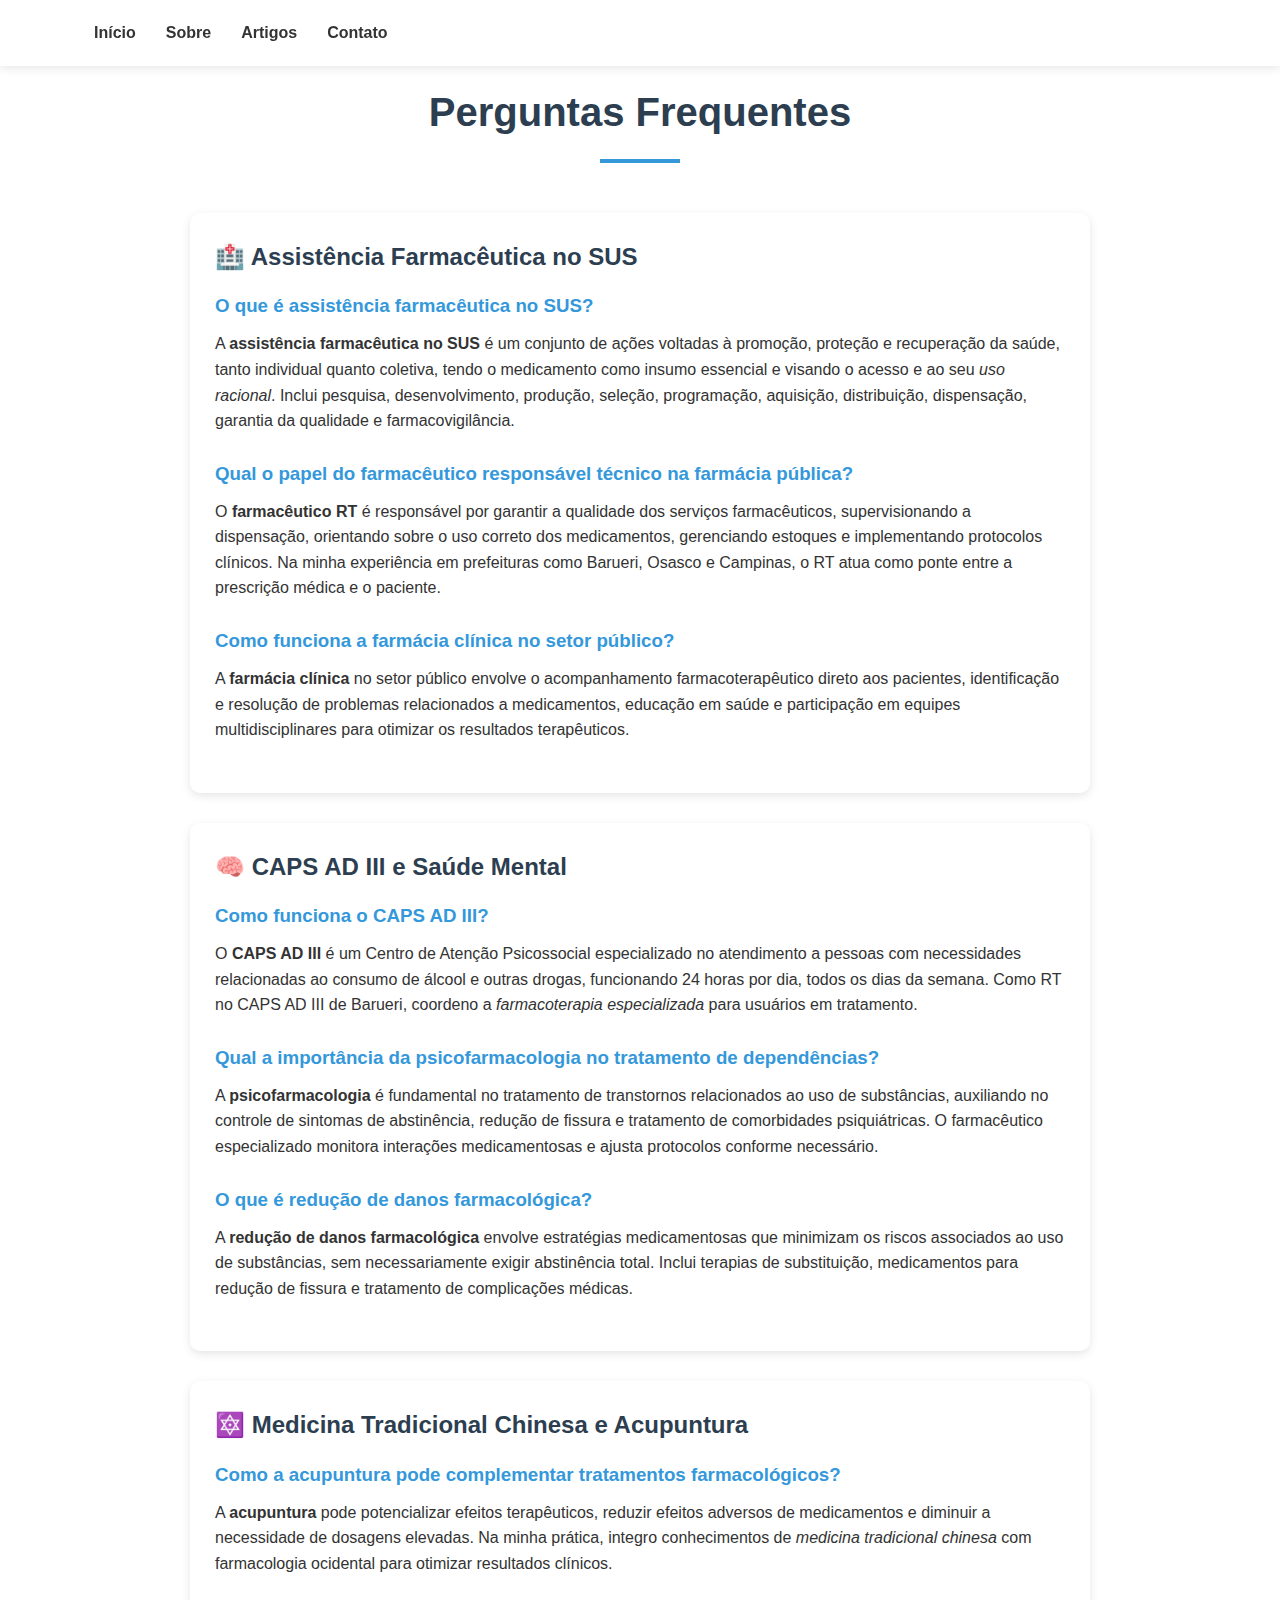
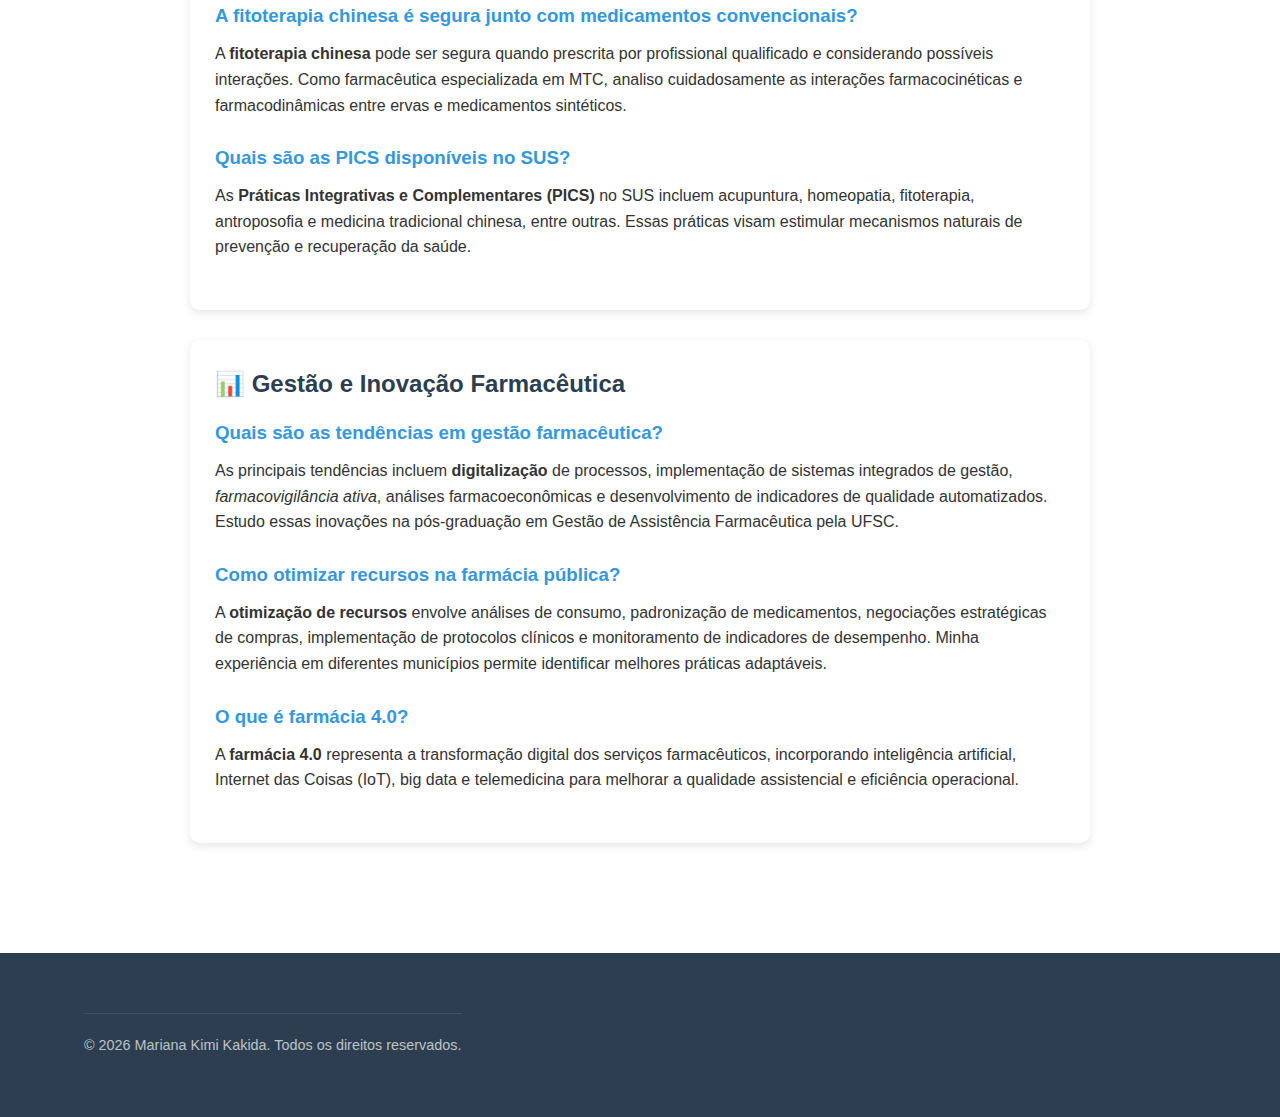
<file: faq.html>
<!DOCTYPE html>
<html lang="pt-BR">
<head>
    <meta charset="UTF-8">
    <meta name="viewport" content="width=device-width, initial-scale=1.0">
    <title>FAQ - Perguntas Frequentes sobre Assistência Farmacêutica | Mariana Kimi Kakida</title>
    <meta name="description" content="Perguntas frequentes sobre assistência farmacêutica, CAPS AD III, acupuntura e medicina tradicional chinesa. Respostas de especialista com 25+ anos de experiência.">
    <meta name="keywords" content="FAQ farmácia, assistência farmacêutica dúvidas, CAPS AD III perguntas, acupuntura FAQ, medicina chinesa dúvidas">
    <link rel="stylesheet" href="css/style.css">
    <link rel="canonical" href="https://kakida.com.br/faq.html">
    
    <script type="application/ld+json">
    {
      "@context": "https://schema.org",
      "@type": "FAQPage",
      "mainEntity": [
        {
          "@type": "Question",
          "name": "O que é assistência farmacêutica no SUS?",
          "acceptedAnswer": {
            "@type": "Answer",
            "text": "A assistência farmacêutica no SUS é um conjunto de ações voltadas à promoção, proteção e recuperação da saúde, tanto individual quanto coletiva, tendo o medicamento como insumo essencial e visando o acesso e ao seu uso racional."
          }
        },
        {
          "@type": "Question", 
          "name": "Como funciona o CAPS AD III?",
          "acceptedAnswer": {
            "@type": "Answer",
            "text": "O CAPS AD III é um Centro de Atenção Psicossocial especializado no atendimento a pessoas com necessidades relacionadas ao consumo de álcool e outras drogas, funcionando 24 horas por dia, todos os dias da semana."
          }
        }
      ]
    }
    </script>
</head>
<body>
    <header class="header">
        <div class="container header-flex">
            <nav class="navbar">
                <ul>
                    <li><a href="index.html">Início</a></li>
                    <li><a href="index.html#about">Sobre</a></li>
                    <li><a href="artigos.html">Artigos</a></li>
                    <li><a href="index.html#contact">Contato</a></li>
                </ul>
            </nav>
        </div>
    </header>

    <section class="section">
        <div class="container">
            <h1 class="section-title">Perguntas Frequentes</h1>
            
            <div style="max-width: 900px; margin: 0 auto;">
                
                <div style="margin-bottom: 30px; padding: 25px; background: white; border-radius: 10px; box-shadow: 0 3px 10px rgba(0,0,0,0.1);">
                    <h2 style="color: #2c3e50; margin-bottom: 15px;">🏥 Assistência Farmacêutica no SUS</h2>
                    
                    <div style="margin-bottom: 25px;">
                        <h3 style="color: #3498db; margin-bottom: 10px;">O que é assistência farmacêutica no SUS?</h3>
                        <p>A <strong>assistência farmacêutica no SUS</strong> é um conjunto de ações voltadas à promoção, proteção e recuperação da saúde, tanto individual quanto coletiva, tendo o medicamento como insumo essencial e visando o acesso e ao seu <em>uso racional</em>. Inclui pesquisa, desenvolvimento, produção, seleção, programação, aquisição, distribuição, dispensação, garantia da qualidade e farmacovigilância.</p>
                    </div>

                    <div style="margin-bottom: 25px;">
                        <h3 style="color: #3498db; margin-bottom: 10px;">Qual o papel do farmacêutico responsável técnico na farmácia pública?</h3>
                        <p>O <strong>farmacêutico RT</strong> é responsável por garantir a qualidade dos serviços farmacêuticos, supervisionando a dispensação, orientando sobre o uso correto dos medicamentos, gerenciando estoques e implementando protocolos clínicos. Na minha experiência em prefeituras como Barueri, Osasco e Campinas, o RT atua como ponte entre a prescrição médica e o paciente.</p>
                    </div>

                    <div style="margin-bottom: 25px;">
                        <h3 style="color: #3498db; margin-bottom: 10px;">Como funciona a farmácia clínica no setor público?</h3>
                        <p>A <strong>farmácia clínica</strong> no setor público envolve o acompanhamento farmacoterapêutico direto aos pacientes, identificação e resolução de problemas relacionados a medicamentos, educação em saúde e participação em equipes multidisciplinares para otimizar os resultados terapêuticos.</p>
                    </div>
                </div>

                <div style="margin-bottom: 30px; padding: 25px; background: white; border-radius: 10px; box-shadow: 0 3px 10px rgba(0,0,0,0.1);">
                    <h2 style="color: #2c3e50; margin-bottom: 15px;">🧠 CAPS AD III e Saúde Mental</h2>
                    
                    <div style="margin-bottom: 25px;">
                        <h3 style="color: #3498db; margin-bottom: 10px;">Como funciona o CAPS AD III?</h3>
                        <p>O <strong>CAPS AD III</strong> é um Centro de Atenção Psicossocial especializado no atendimento a pessoas com necessidades relacionadas ao consumo de álcool e outras drogas, funcionando 24 horas por dia, todos os dias da semana. Como RT no CAPS AD III de Barueri, coordeno a <em>farmacoterapia especializada</em> para usuários em tratamento.</p>
                    </div>

                    <div style="margin-bottom: 25px;">
                        <h3 style="color: #3498db; margin-bottom: 10px;">Qual a importância da psicofarmacologia no tratamento de dependências?</h3>
                        <p>A <strong>psicofarmacologia</strong> é fundamental no tratamento de transtornos relacionados ao uso de substâncias, auxiliando no controle de sintomas de abstinência, redução de fissura e tratamento de comorbidades psiquiátricas. O farmacêutico especializado monitora interações medicamentosas e ajusta protocolos conforme necessário.</p>
                    </div>

                    <div style="margin-bottom: 25px;">
                        <h3 style="color: #3498db; margin-bottom: 10px;">O que é redução de danos farmacológica?</h3>
                        <p>A <strong>redução de danos farmacológica</strong> envolve estratégias medicamentosas que minimizam os riscos associados ao uso de substâncias, sem necessariamente exigir abstinência total. Inclui terapias de substituição, medicamentos para redução de fissura e tratamento de complicações médicas.</p>
                    </div>
                </div>

                <div style="margin-bottom: 30px; padding: 25px; background: white; border-radius: 10px; box-shadow: 0 3px 10px rgba(0,0,0,0.1);">
                    <h2 style="color: #2c3e50; margin-bottom: 15px;">🔯 Medicina Tradicional Chinesa e Acupuntura</h2>
                    
                    <div style="margin-bottom: 25px;">
                        <h3 style="color: #3498db; margin-bottom: 10px;">Como a acupuntura pode complementar tratamentos farmacológicos?</h3>
                        <p>A <strong>acupuntura</strong> pode potencializar efeitos terapêuticos, reduzir efeitos adversos de medicamentos e diminuir a necessidade de dosagens elevadas. Na minha prática, integro conhecimentos de <em>medicina tradicional chinesa</em> com farmacologia ocidental para otimizar resultados clínicos.</p>
                    </div>

                    <div style="margin-bottom: 25px;">
                        <h3 style="color: #3498db; margin-bottom: 10px;">A fitoterapia chinesa é segura junto com medicamentos convencionais?</h3>
                        <p>A <strong>fitoterapia chinesa</strong> pode ser segura quando prescrita por profissional qualificado e considerando possíveis interações. Como farmacêutica especializada em MTC, analiso cuidadosamente as interações farmacocinéticas e farmacodinâmicas entre ervas e medicamentos sintéticos.</p>
                    </div>

                    <div style="margin-bottom: 25px;">
                        <h3 style="color: #3498db; margin-bottom: 10px;">Quais são as PICS disponíveis no SUS?</h3>
                        <p>As <strong>Práticas Integrativas e Complementares (PICS)</strong> no SUS incluem acupuntura, homeopatia, fitoterapia, antroposofia e medicina tradicional chinesa, entre outras. Essas práticas visam estimular mecanismos naturais de prevenção e recuperação da saúde.</p>
                    </div>
                </div>

                <div style="margin-bottom: 30px; padding: 25px; background: white; border-radius: 10px; box-shadow: 0 3px 10px rgba(0,0,0,0.1);">
                    <h2 style="color: #2c3e50; margin-bottom: 15px;">📊 Gestão e Inovação Farmacêutica</h2>
                    
                    <div style="margin-bottom: 25px;">
                        <h3 style="color: #3498db; margin-bottom: 10px;">Quais são as tendências em gestão farmacêutica?</h3>
                        <p>As principais tendências incluem <strong>digitalização</strong> de processos, implementação de sistemas integrados de gestão, <em>farmacovigilância ativa</em>, análises farmacoeconômicas e desenvolvimento de indicadores de qualidade automatizados. Estudo essas inovações na pós-graduação em Gestão de Assistência Farmacêutica pela UFSC.</p>
                    </div>

                    <div style="margin-bottom: 25px;">
                        <h3 style="color: #3498db; margin-bottom: 10px;">Como otimizar recursos na farmácia pública?</h3>
                        <p>A <strong>otimização de recursos</strong> envolve análises de consumo, padronização de medicamentos, negociações estratégicas de compras, implementação de protocolos clínicos e monitoramento de indicadores de desempenho. Minha experiência em diferentes municípios permite identificar melhores práticas adaptáveis.</p>
                    </div>

                    <div style="margin-bottom: 25px;">
                        <h3 style="color: #3498db; margin-bottom: 10px;">O que é farmácia 4.0?</h3>
                        <p>A <strong>farmácia 4.0</strong> representa a transformação digital dos serviços farmacêuticos, incorporando inteligência artificial, Internet das Coisas (IoT), big data e telemedicina para melhorar a qualidade assistencial e eficiência operacional.</p>
                    </div>
                </div>

            </div>
        </div>
    </section>

    <footer class="footer">
        <div class="container">
            <div class="footer-content">
                <div class="footer-copyright">
                    <p>&copy; <span id="year"></span> Mariana Kimi Kakida. Todos os direitos reservados.</p>
                </div>
            </div>
        </div>
    </footer>

    <script>
        document.getElementById('year').textContent = new Date().getFullYear();
    </script>
</body>
</html>
</file>
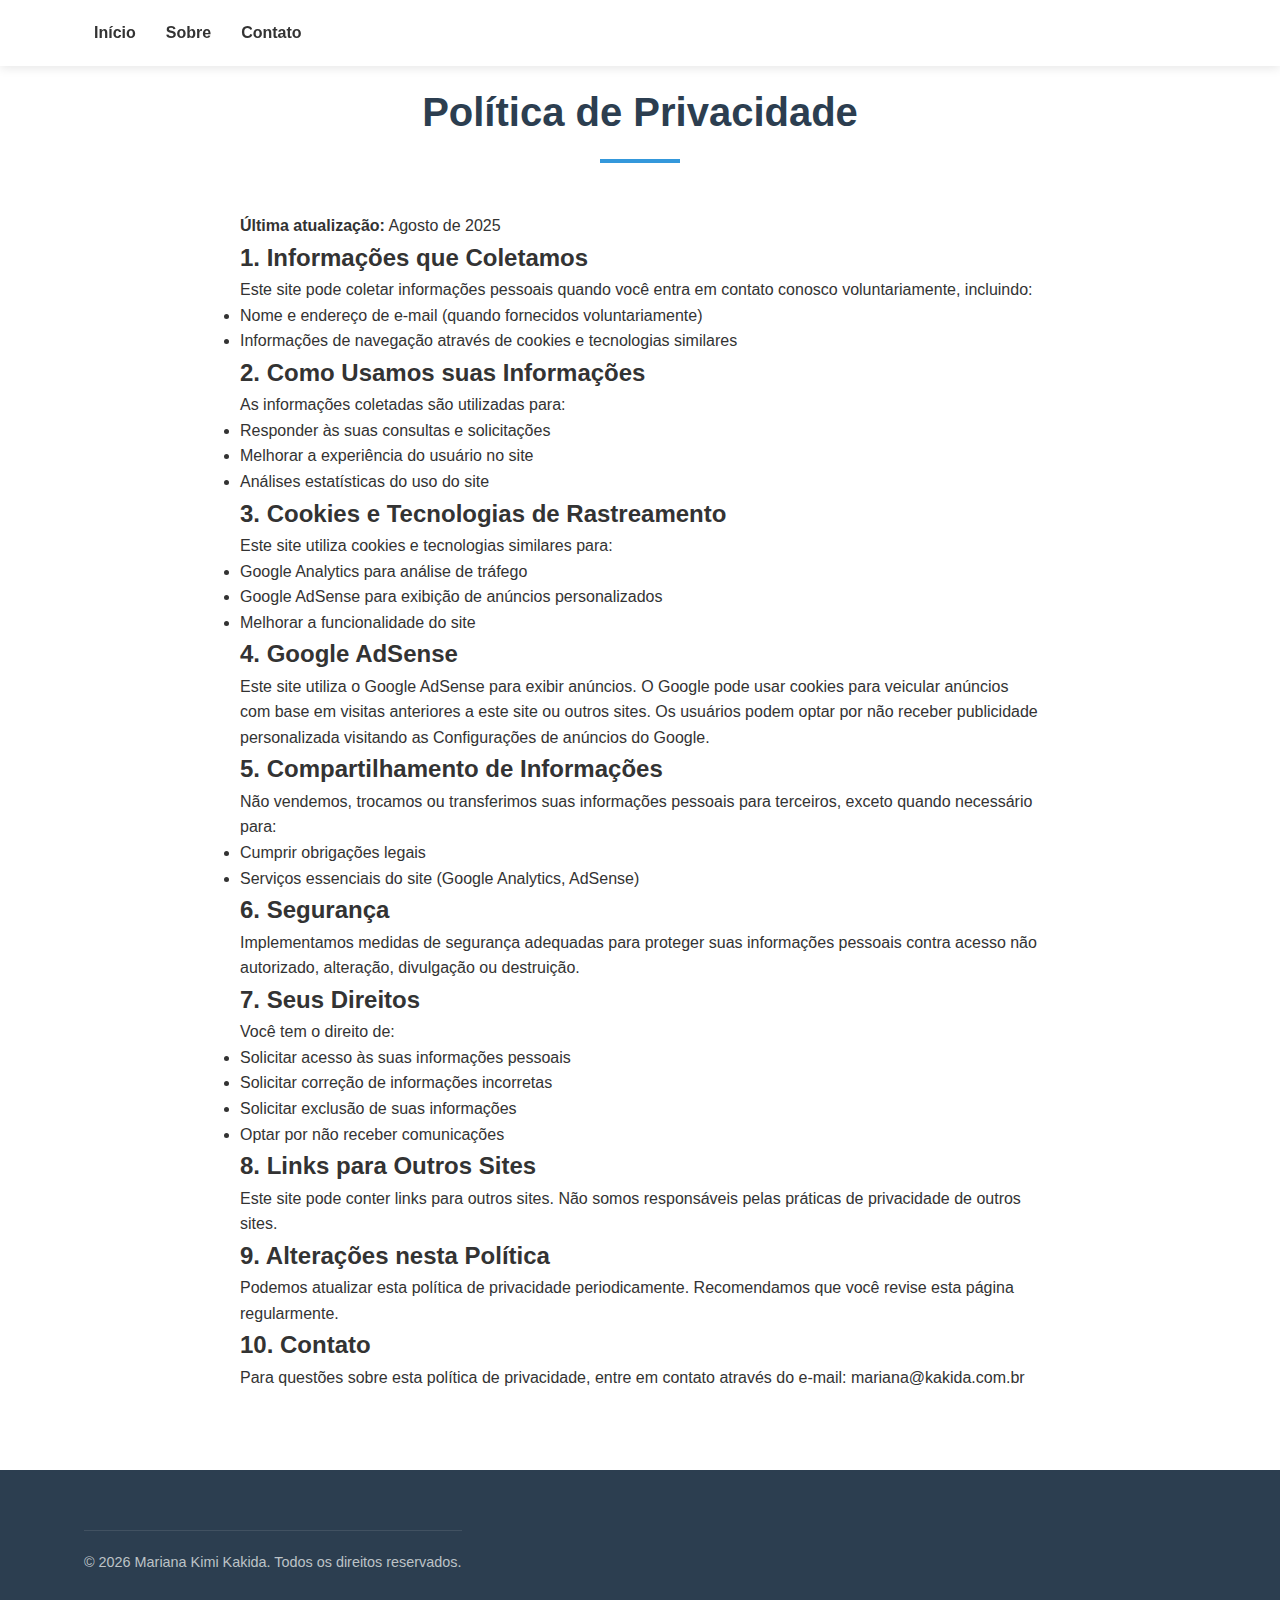
<file: politica-privacidade.html>
<!DOCTYPE html>
<html lang="pt-BR">
<head>
    <meta charset="UTF-8">
    <meta name="viewport" content="width=device-width, initial-scale=1.0">
    <title>Política de Privacidade - Mariana Kimi Kakida</title>
    <link rel="stylesheet" href="css/style.css">
</head>
<body>
    <header class="header">
        <div class="container header-flex">
            <nav class="navbar">
                <ul>
                    <li><a href="index.html">Início</a></li>
                    <li><a href="index.html#about">Sobre</a></li>
                    <li><a href="index.html#contact">Contato</a></li>
                </ul>
            </nav>
        </div>
    </header>

    <section class="section">
        <div class="container">
            <h1 class="section-title">Política de Privacidade</h1>
            
            <div style="max-width: 800px; margin: 0 auto; text-align: left;">
                <p><strong>Última atualização:</strong> Agosto de 2025</p>
                
                <h2>1. Informações que Coletamos</h2>
                <p>Este site pode coletar informações pessoais quando você entra em contato conosco voluntariamente, incluindo:</p>
                <ul>
                    <li>Nome e endereço de e-mail (quando fornecidos voluntariamente)</li>
                    <li>Informações de navegação através de cookies e tecnologias similares</li>
                </ul>

                <h2>2. Como Usamos suas Informações</h2>
                <p>As informações coletadas são utilizadas para:</p>
                <ul>
                    <li>Responder às suas consultas e solicitações</li>
                    <li>Melhorar a experiência do usuário no site</li>
                    <li>Análises estatísticas do uso do site</li>
                </ul>

                <h2>3. Cookies e Tecnologias de Rastreamento</h2>
                <p>Este site utiliza cookies e tecnologias similares para:</p>
                <ul>
                    <li>Google Analytics para análise de tráfego</li>
                    <li>Google AdSense para exibição de anúncios personalizados</li>
                    <li>Melhorar a funcionalidade do site</li>
                </ul>

                <h2>4. Google AdSense</h2>
                <p>Este site utiliza o Google AdSense para exibir anúncios. O Google pode usar cookies para veicular anúncios com base em visitas anteriores a este site ou outros sites. Os usuários podem optar por não receber publicidade personalizada visitando as Configurações de anúncios do Google.</p>

                <h2>5. Compartilhamento de Informações</h2>
                <p>Não vendemos, trocamos ou transferimos suas informações pessoais para terceiros, exceto quando necessário para:</p>
                <ul>
                    <li>Cumprir obrigações legais</li>
                    <li>Serviços essenciais do site (Google Analytics, AdSense)</li>
                </ul>

                <h2>6. Segurança</h2>
                <p>Implementamos medidas de segurança adequadas para proteger suas informações pessoais contra acesso não autorizado, alteração, divulgação ou destruição.</p>

                <h2>7. Seus Direitos</h2>
                <p>Você tem o direito de:</p>
                <ul>
                    <li>Solicitar acesso às suas informações pessoais</li>
                    <li>Solicitar correção de informações incorretas</li>
                    <li>Solicitar exclusão de suas informações</li>
                    <li>Optar por não receber comunicações</li>
                </ul>

                <h2>8. Links para Outros Sites</h2>
                <p>Este site pode conter links para outros sites. Não somos responsáveis pelas práticas de privacidade de outros sites.</p>

                <h2>9. Alterações nesta Política</h2>
                <p>Podemos atualizar esta política de privacidade periodicamente. Recomendamos que você revise esta página regularmente.</p>

                <h2>10. Contato</h2>
                <p>Para questões sobre esta política de privacidade, entre em contato através do e-mail: mariana@kakida.com.br</p>
            </div>
        </div>
    </section>

    <footer class="footer">
        <div class="container">
            <div class="footer-content">
                <div class="footer-copyright">
                    <p>&copy; <span id="year"></span> Mariana Kimi Kakida. Todos os direitos reservados.</p>
                </div>
            </div>
        </div>
    </footer>

    <script>
        document.getElementById('year').textContent = new Date().getFullYear();
    </script>
</body>
</html>
</file>
<file: css/style.css>
/* Reset e Variáveis */
:root {
    --primary-color: #2c3e50;
    --secondary-color: #3498db;
    --accent-color: #e74c3c;
    --light-color: #ecf0f1;
    --dark-color: #2c3e50;
    --text-color: #333;
    --text-light: #7f8c8d;
    --font-main: 'Segoe UI', Tahoma, Geneva, Verdana, sans-serif;
    --font-heading: 'Montserrat', sans-serif;
}

* {
    margin: 0;
    padding: 0;
    box-sizing: border-box;
}

body {
    font-family: var(--font-main);
    color: var(--text-color);
    line-height: 1.6;
    overflow-x: hidden;
}

.container {
    width: 90%;
    max-width: 1200px;
    margin: 0 auto;
    padding: 0 20px;
}

section {
    padding: 80px 0;
}

.section-title {
    font-family: var(--font-heading);
    font-size: 2.5rem;
    margin-bottom: 50px;
    text-align: center;
    color: var(--dark-color);
    position: relative;
}

.section-title::after {
    content: '';
    display: block;
    width: 80px;
    height: 4px;
    background: var(--secondary-color);
    margin: 15px auto;
}

.btn {
    display: inline-block;
    padding: 12px 30px;
    border-radius: 4px;
    text-decoration: none;
    font-weight: 600;
    transition: all 0.3s ease;
    text-align: center;
}

.btn-primary {
    background: var(--secondary-color);
    color: white;
    border: 2px solid var(--secondary-color);
}

.btn-primary:hover {
    background: transparent;
    color: var(--secondary-color);
}

.btn-outline {
    background: transparent;
    color: var(--secondary-color);
    border: 2px solid var(--secondary-color);
}

.btn-outline:hover {
    background: var(--secondary-color);
    color: white;
}

/* Header */
.header {
    position: fixed;
    top: 0;
    left: 0;
    width: 100%;
    z-index: 1000;
    background: rgba(255, 255, 255, 0.95);
    box-shadow: 0 2px 10px rgba(0, 0, 0, 0.1);
    transition: all 0.3s ease;
}

.header.scrolled {
    background: rgba(255, 255, 255, 0.98);
    padding: 10px 0;
}

.header .container {
    display: flex;
    justify-content: space-between;
    align-items: center;
    padding: 20px 0;
}

.logo {
    font-family: var(--font-heading);
    font-size: 1.8rem;
    font-weight: 700;
    /* color: var(--primary-color);*/
    color: #7f8c8d;
    text-decoration: none;
}

.navbar ul {
    display: flex;
    list-style: none;
}

.navbar ul li {
    margin-left: 30px;
}

.navbar ul li a {
    text-decoration: none;
    color: var(--text-color);
    font-weight: 600;
    transition: color 0.3s ease;
}

.navbar ul li a:hover {
    color: var(--secondary-color);
}

.mobile-menu {
    display: none;
    font-size: 1.5rem;
    cursor: pointer;
}

/* Hero Section */
.hero {
    height: 100vh;
    display: flex;
    align-items: center;
    background: linear-gradient(135deg, var(--light-color) 0%, #b9b7b7 100%);
    padding-top: 80px;
}

.hero .container {
    display: flex;
    align-items: center;
    justify-content: space-between;
}

.hero-content {
    flex: 1;
    padding-right: 50px;
}

.hero-content h1 {
    font-family: var(--font-heading);
    font-size: 3.5rem;
    margin-bottom: 20px;
    color: var(--dark-color);
}

.hero-content h2 {
    font-size: 1.5rem;
    font-weight: 400;
    margin-bottom: 20px;
    color: var(--text-light);
}

.hero-content p {
    margin-bottom: 30px;
    font-size: 1.1rem;
}

.hero-cta {
    display: flex;
    gap: 20px;
}

.hero-image {
    flex: 1;
    text-align: center;
}

.hero-image img {
    max-width: 100%;
    border-radius: 20px;
    box-shadow: 0 20px 40px rgba(0, 0, 0, 0.1);
}

/* About Section */
.about-content {
    display: flex;
    flex-direction: column;
    align-items: center;
    text-align: center;
}

.about-text {
    max-width: 900px;
    margin-bottom: 40px;
    text-align: left;
}

.about-text p {
    margin-bottom: 20px;
    font-size: 1.1rem;
    line-height: 1.8;
    color: var(--text-color);
}

.about-content p {
    max-width: 800px;
    margin-bottom: 30px;
    font-size: 1.1rem;
}

.about-stats {
    display: flex;
    justify-content: center;
    gap: 50px;
    margin-top: 40px;
}

.stat-item {
    text-align: center;
}

.stat-number {
    display: block;
    font-size: 2.5rem;
    font-weight: 700;
    color: var(--secondary-color);
    margin-bottom: 10px;
}

.stat-text {
    font-size: 1rem;
    color: var(--text-light);
}

/* Experience Section */
.timeline {
    position: relative;
    max-width: 800px;
    margin: 0 auto;
    padding: 40px 0;
}

.timeline::before {
    content: '';
    position: absolute;
    width: 2px;
    background: var(--secondary-color);
    top: 0;
    bottom: 0;
    left: 50%;
    margin-left: -1px;
}

.timeline-item {
    padding: 20px 40px;
    position: relative;
    width: 50%;
    box-sizing: border-box;
}

.timeline-item:nth-child(odd) {
    left: 0;
    text-align: right;
    padding-right: 70px;
}

.timeline-item:nth-child(even) {
    left: 50%;
    text-align: left;
    padding-left: 70px;
}

.timeline-date {
    font-weight: 600;
    color: var(--secondary-color);
    margin-bottom: 10px;
}

.timeline-content {
    background: white;
    padding: 20px;
    border-radius: 8px;
    box-shadow: 0 5px 15px rgba(0, 0, 0, 0.05);
}

.timeline-content h3 {
    margin-bottom: 5px;
    color: var(--dark-color);
}

.timeline-content h4 {
    margin-bottom: 10px;
    color: var(--secondary-color);
    font-weight: 500;
}

.timeline-item::after {
    content: '';
    position: absolute;
    width: 20px;
    height: 20px;
    background: var(--secondary-color);
    border-radius: 50%;
    top: 30px;
}

.timeline-item:nth-child(odd)::after {
    right: -10px;
}

.timeline-item:nth-child(even)::after {
    left: -10px;
}

/* Skills Section */
.skills-grid {
    display: grid;
    grid-template-columns: repeat(auto-fill, minmax(200px, 1fr));
    gap: 40px;
    max-width: 1000px;
    margin: 0 auto;
}

.skill-item h3 {
    margin-bottom: 10px;
    font-weight: 600;
}

.skill-bar {
    height: 8px;
    background: #e0e0e0;
    border-radius: 7px;
    overflow: hidden;
}

.skill-level {
    height: 100%;
    background: var(--secondary-color);
    border-radius: 5px;
}

/* Projects Section */
.projects-grid {
    display: grid;
    grid-template-columns: repeat(auto-fill, minmax(300px, 1fr));
    gap: 30px;
}

.project-item {
    position: relative;
    border-radius: 8px;
    overflow: hidden;
    box-shadow: 0 5px 15px rgba(0, 0, 0, 0.1);
    height: 250px;
}

.project-item img {
    width: 100%;
    height: 100%;
    object-fit: cover;
    transition: transform 0.5s ease;
}

.project-overlay {
    position: absolute;
    top: 0;
    left: 0;
    width: 100%;
    height: 100%;
    background: rgba(44, 62, 80, 0.9);
    color: white;
    display: flex;
    flex-direction: column;
    justify-content: center;
    align-items: center;
    padding: 20px;
    opacity: 0;
    transition: opacity 0.3s ease;
}

.project-item:hover .project-overlay {
    opacity: 1;
}

.project-item:hover img {
    transform: scale(1.1);
}

.project-overlay h3 {
    margin-bottom: 10px;
    font-size: 1.5rem;
}

.project-overlay p {
    margin-bottom: 20px;
    text-align: center;
}

/* Contact Section */
.contact-content {
    display: flex;
    gap: 50px;
    max-width: 1000px;
    margin: 0 auto;
}

.contact-info {
    flex: 1;
}

.info-item {
    display: flex;
    align-items: center;
    margin-bottom: 30px;
}

.info-item i {
    font-size: 1.5rem;
    color: var(--secondary-color);
    margin-right: 20px;
    width: 30px;
    text-align: center;
}

.contact-form {
    flex: 1;
}

.form-group {
    margin-bottom: 20px;
}

.form-group input,
.form-group textarea {
    width: 100%;
    padding: 12px 15px;
    border: 1px solid #ddd;
    border-radius: 4px;
    font-family: var(--font-main);
    font-size: 1rem;
    transition: border 0.3s ease;
}

.form-group input:focus,
.form-group textarea:focus {
    border-color: var(--secondary-color);
    outline: none;
}

.form-group textarea {
    min-height: 150px;
    resize: vertical;
}

/* Footer */
.footer {
    background: var(--dark-color);
    color: white;
    padding: 60px 0 20px;
}

.footer-content {
    display: flex;
    justify-content: space-between;
    margin-bottom: 40px;
}

.footer-logo a {
    color: white;
    font-family: var(--font-heading);
    font-size: 1.8rem;
    font-weight: 700;
    text-decoration: none;
}

.footer-links ul {
    list-style: none;
}

.footer-links ul li {
    margin-bottom: 10px;
}

.footer-links ul li a {
    color: #bdc3c7;
    text-decoration: none;
    transition: color 0.3s ease;
}

.footer-links ul li a:hover {
    color: white;
}

.footer-social {
    display: flex;
    gap: 20px;
}

.footer-social a {
    color: white;
    font-size: 1.5rem;
    transition: color 0.3s ease;
}

.footer-social a:hover {
    color: var(--secondary-color);
}

.footer-copyright {
    text-align: center;
    padding-top: 20px;
    border-top: 1px solid rgba(255, 255, 255, 0.1);
    color: #bdc3c7;
    font-size: 0.9rem;
}

/* Responsividade */
@media (max-width: 992px) {
    .hero .container {
        flex-direction: column;
        text-align: center;
    }
    
    .hero-content {
        padding-right: 0;
        margin-bottom: 50px;
    }
    
    .hero-cta {
        justify-content: center;
    }
    
    .contact-content {
        flex-direction: column;
    }
}

@media (max-width: 768px) {
    .navbar {
        display: none;
    }
    
    .mobile-menu {
        display: block;
    }
    
    .timeline::before {
        left: 30px;
    }
    
    .timeline-item {
        width: 100%;
        padding-left: 70px;
        padding-right: 0;
        text-align: left;
    }
    
    .timeline-item:nth-child(odd),
    .timeline-item:nth-child(even) {
        left: 0;
        text-align: left;
        padding-right: 0;
        padding-left: 70px;
    }
    
    .timeline-item::after {
        left: 20px !important;
    }
    
    section {
        padding: 60px 0;
    }
}

@media (max-width: 576px) {
    .hero-content h1 {
        font-size: 2.5rem;
    }
    
    .hero-content h2 {
        font-size: 1.2rem;
    }
    
    .hero-cta {
        flex-direction: column;
        gap: 15px;
    }
    
    .about-stats {
        flex-direction: column;
        gap: 30px;
    }
    
    .section-title {
        font-size: 2rem;
    }
}
</file>
